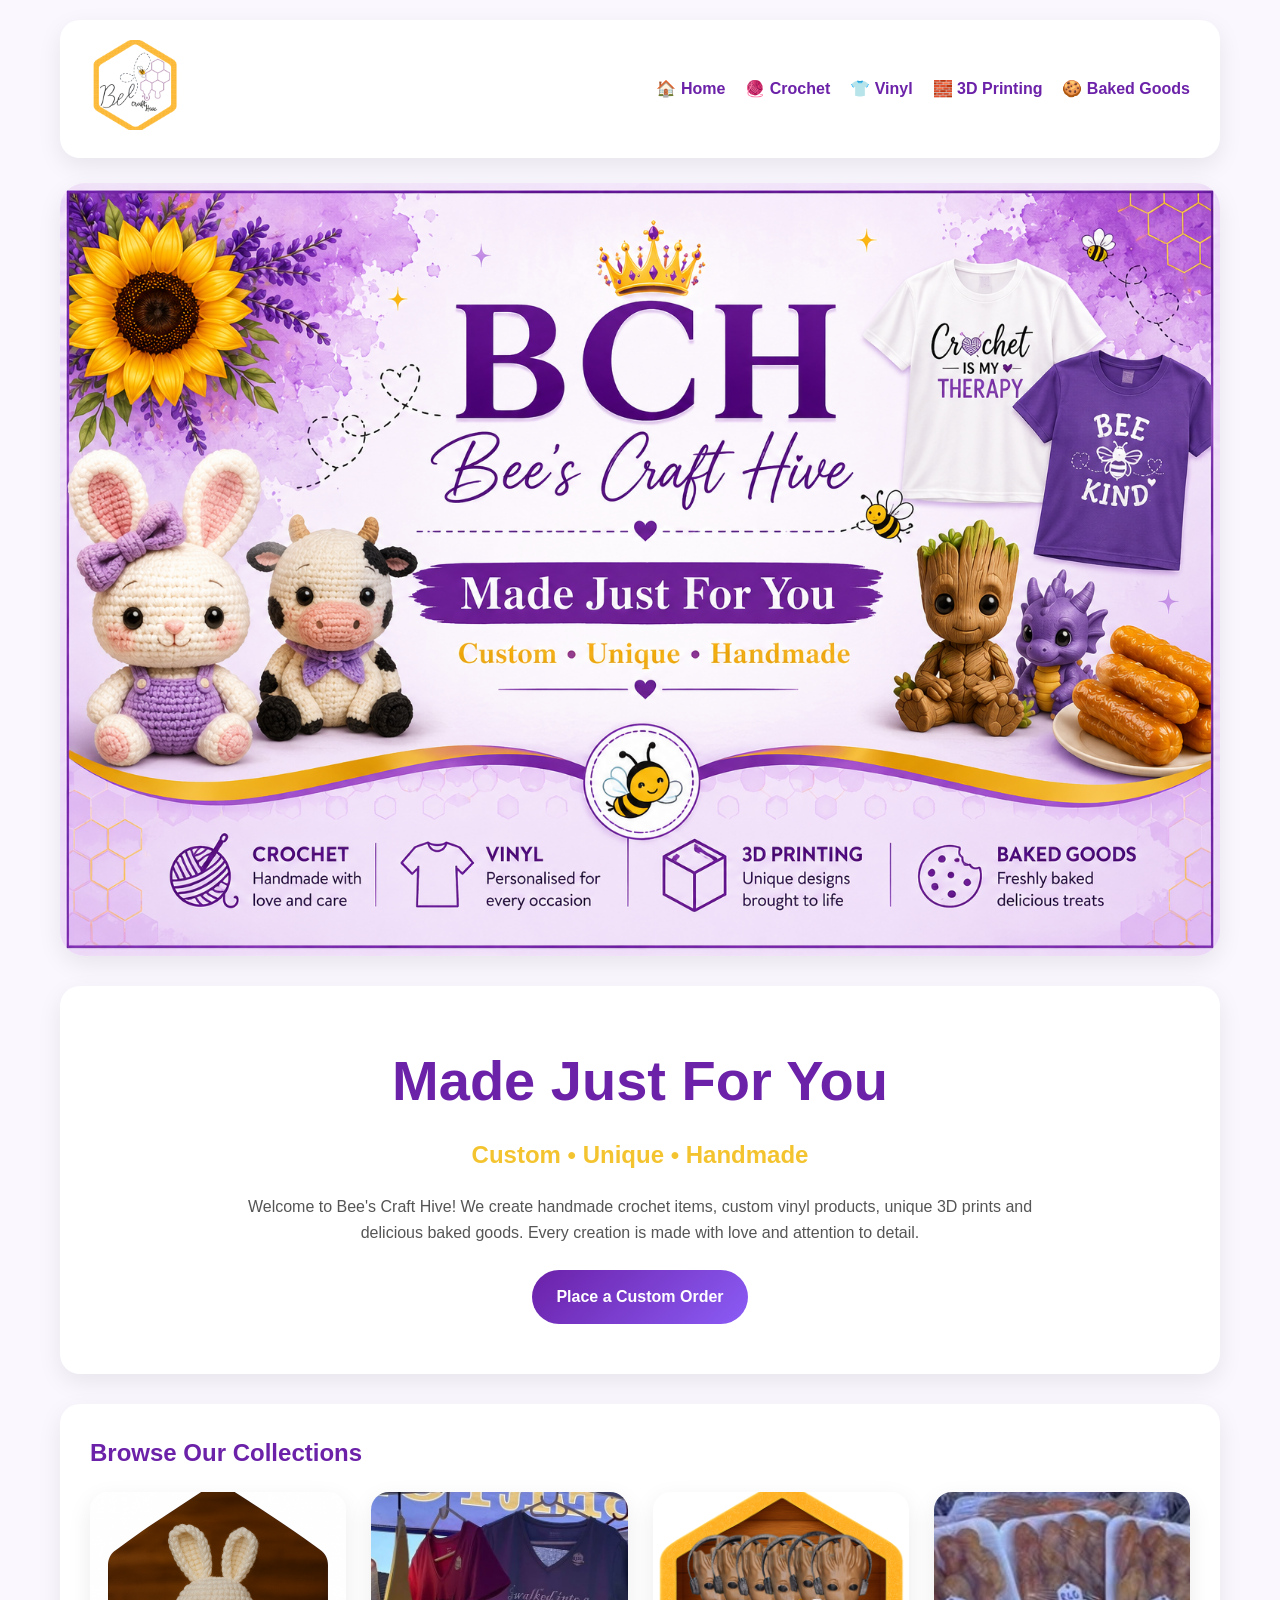
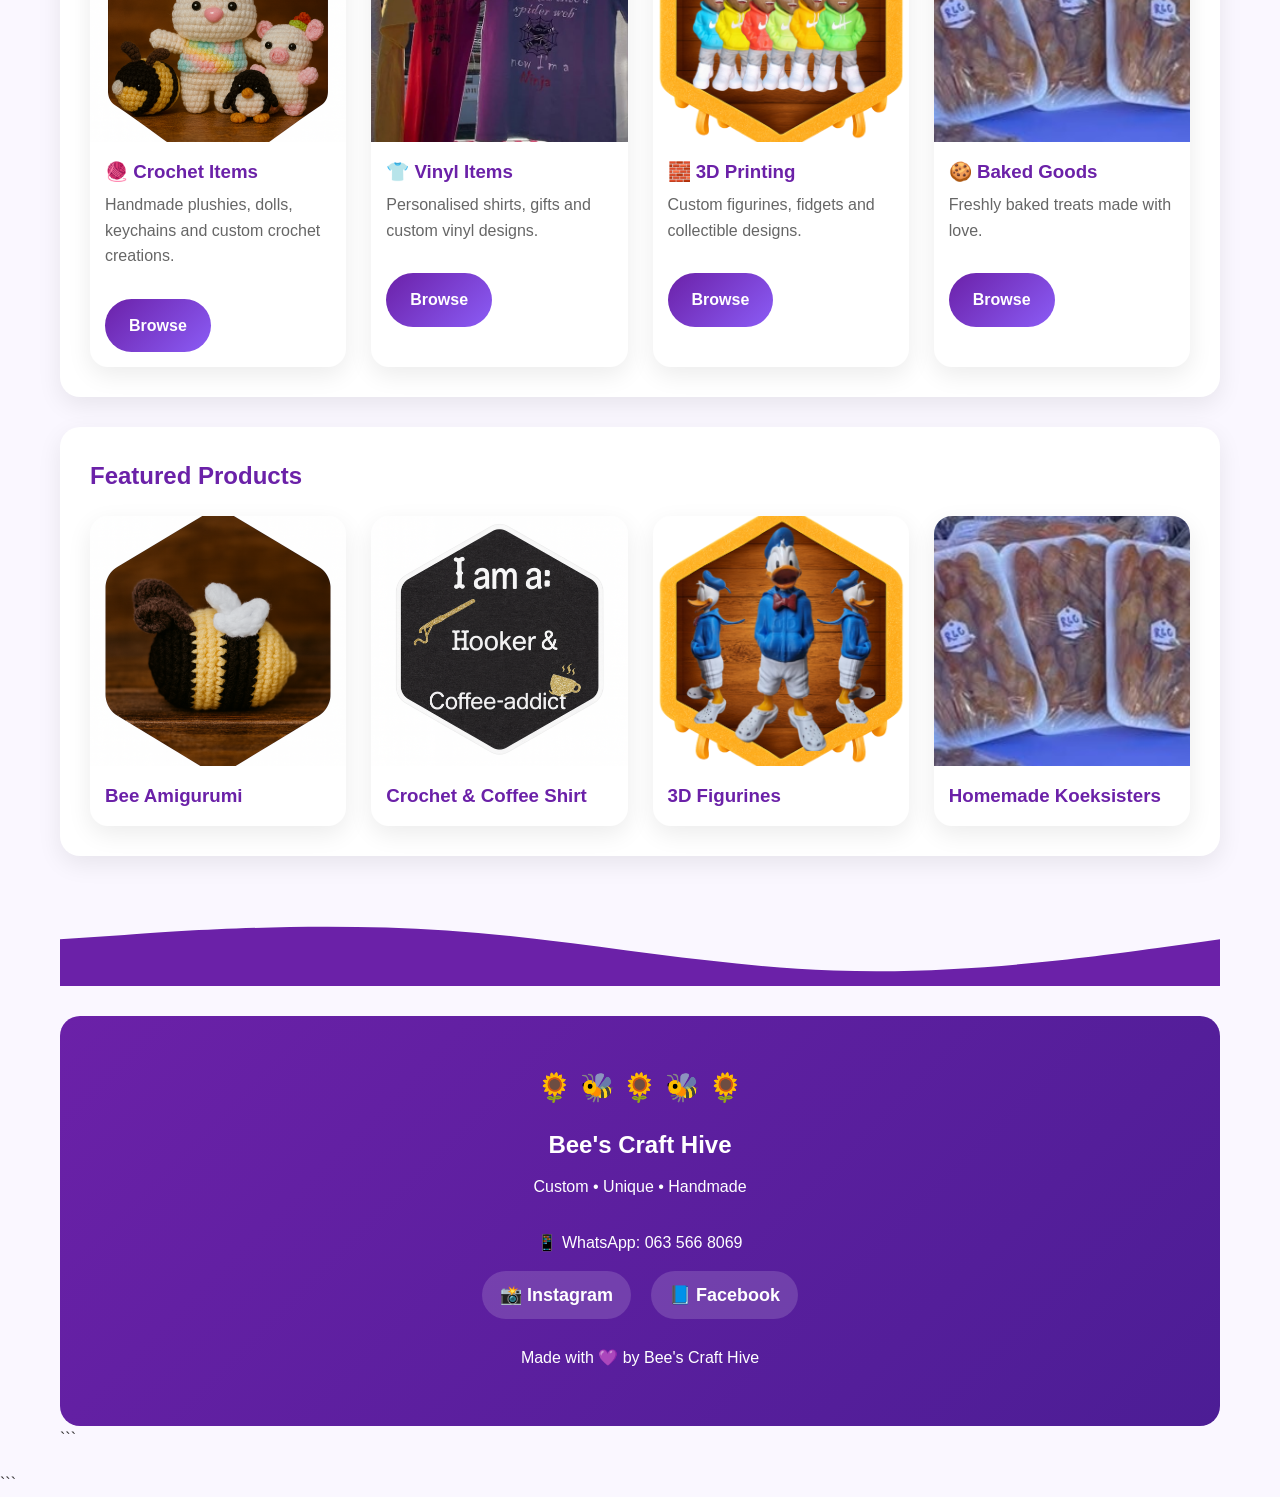
<file: index.html>
<!doctype html>
<html lang="en">

<head>
<meta charset="utf-8">
<meta name="viewport" content="width=device-width, initial-scale=1">
<title>Bee's Craft Hive</title>

<link rel="stylesheet" href="css/style.css">
<link rel="stylesheet" href="https://cdnjs.cloudflare.com/ajax/libs/font-awesome/6.5.1/css/all.min.css">
</head>

<body>

<div class="wrap">

<header>

    <div class="logo-wrapper">
        <img class="logo" src="Images/bch-logo.png" alt="Bee's Craft Hive Logo">
    </div>

    <nav>
        <a href="index.html">🏠 Home</a>
        <a href="crochet.html">🧶 Crochet</a>
        <a href="vinyl.html">👕 Vinyl</a>
        <a href="3d.html">🧱 3D Printing</a>
        <a href="baked-goods.html">🍪 Baked Goods</a>
    </nav>

</header>

<!-- BANNER -->

<section class="banner">
    <img src="Images/bch-banner.png" alt="Bee's Craft Hive Banner">
</section>

<!-- HERO -->

<section class="hero-home">

    <h1>Made Just For You</h1>

    <p class="hero-tagline">
        Custom • Unique • Handmade
    </p>

    <p class="hero-text">
        Welcome to Bee's Craft Hive! We create handmade crochet items,
        custom vinyl products, unique 3D prints and delicious baked goods.
        Every creation is made with love and attention to detail.
    </p>

    <a class="cta"
    href="https://wa.me/27635668069?text=Hi%20Bee%27s%20Craft%20Hive!%0A%0AMy%20name%20is:%0AI%20would%20like%20to%20place%20a%20CUSTOM%20order.%0A%0AProduct%20type:%0ADescription%20/%20idea:%0APreferred%20colours:%0ASize%20(if%20applicable):%0AOther%20notes:%0A%0AJust%20a%20friendly%20reminder%20that%20all%20delivery%20charges%20will%20be%20payable%20by%20the%20customer.%0A%0AThank%20you!"
    target="_blank">
    Place a Custom Order
    </a>

</section>

<!-- SHOP CATEGORIES -->

<section class="section">

    <h2>Browse Our Collections</h2>

    <div class="grid">

        <div class="product">
            <img src="Images/small-items.png" alt="Crochet">
            <h3>🧶 Crochet Items</h3>
            <p>Handmade plushies, dolls, keychains and custom crochet creations.</p>
            <a class="cta" href="crochet.html">Browse</a>
        </div>

        <div class="product">
            <img src="Images/vinyl2.jpg" alt="Vinyl">
            <h3>👕 Vinyl Items</h3>
            <p>Personalised shirts, gifts and custom vinyl designs.</p>
            <a class="cta" href="vinyl.html">Browse</a>
        </div>

        <div class="product">
            <img src="Images/3d-groots.png" alt="3D">
            <h3>🧱 3D Printing</h3>
            <p>Custom figurines, fidgets and collectible designs.</p>
            <a class="cta" href="3d.html">Browse</a>
        </div>

        <div class="product">
            <img src="Images/koeksisters.jpg" alt="Baked Goods">
            <h3>🍪 Baked Goods</h3>
            <p>Freshly baked treats made with love.</p>
            <a class="cta" href="baked-goods.html">Browse</a>
        </div>

    </div>

</section>

<!-- FEATURED PRODUCTS -->

<section class="section">

    <h2>Featured Products</h2>

    <div class="grid">

        <div class="product">
            <img src="Images/bee.png" alt="Bee">
            <h3>Bee Amigurumi</h3>
        </div>

        <div class="product">
            <img src="Images/sample_vinyl_2.jpg" alt="Vinyl Shirt">
            <h3>Crochet & Coffee Shirt</h3>
        </div>

        <div class="product">
            <img src="Images/donald2.png" alt="Donald Duck">
            <h3>3D Figurines</h3>
        </div>

        <div class="product">
            <img src="Images/koeksisters.jpg" alt="Koeksisters">
            <h3>Homemade Koeksisters</h3>
        </div>

    </div>

</section>

<div class="wave-divider">
    <svg viewBox="0 0 1440 120" preserveAspectRatio="none">
        <path d="M0,64L80,58.7C160,53,320,43,480,53.3C640,64,800,96,960,101.3C1120,107,1280,85,1360,74.7L1440,64L1440,160L0,160Z"></path>
    </svg>
</div>

<footer>

    <div class="footer-icons">
        🌻 🐝 🌻 🐝 🌻
    </div>

    <h2>Bee's Craft Hive</h2>

    <p>
        Custom • Unique • Handmade
    </p>

    <br>

    <p>📱 WhatsApp: 063 566 8069</p>

    <div class="social-links">

        <a href="https://www.instagram.com/bees_craft_hive/"
           target="_blank"
           class="social-icon instagram">
            📸 Instagram
        </a>

        <a href="https://www.facebook.com/profile.php?id=61584099157544"
           target="_blank"
           class="social-icon facebook">
            📘 Facebook
        </a>

    </div>

    <br>

    <p>
        Made with 💜 by Bee's Craft Hive
    </p>

</footer>
```


</div>

</body>
</html>
```
</file>
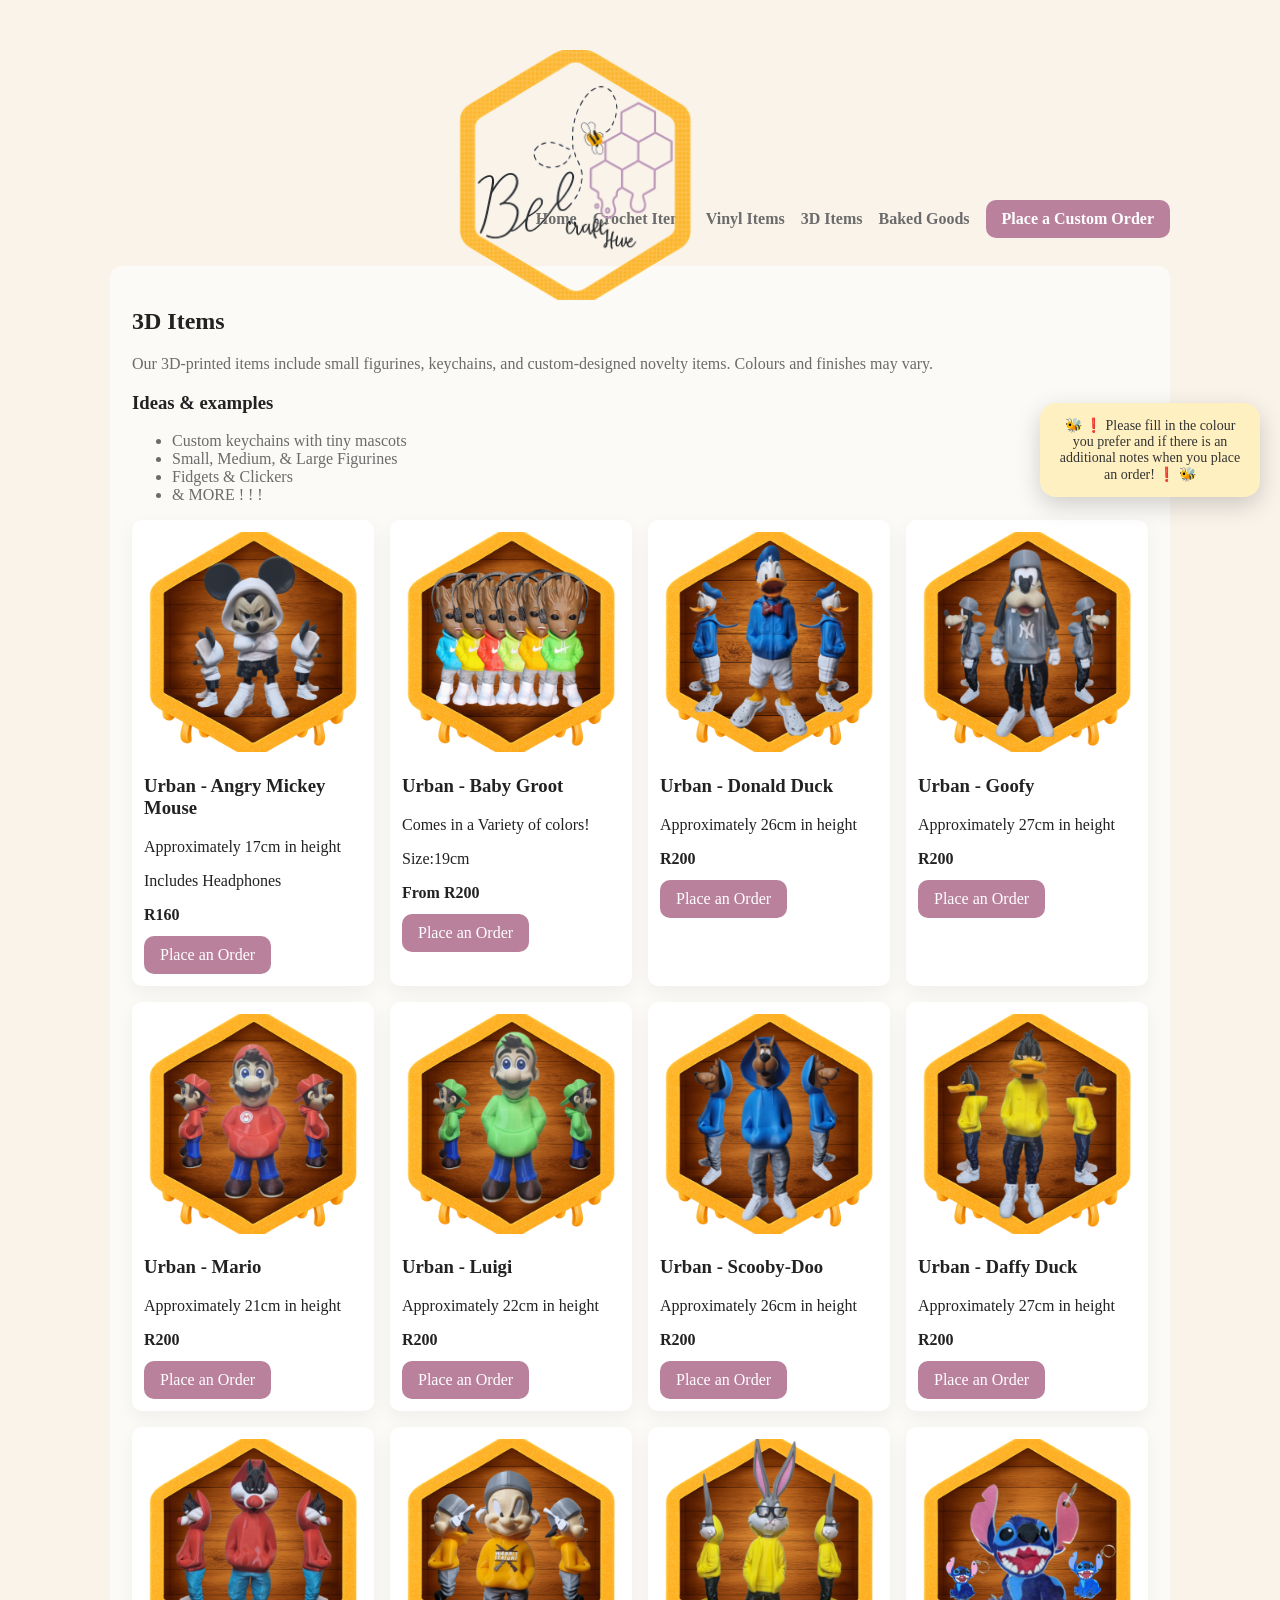
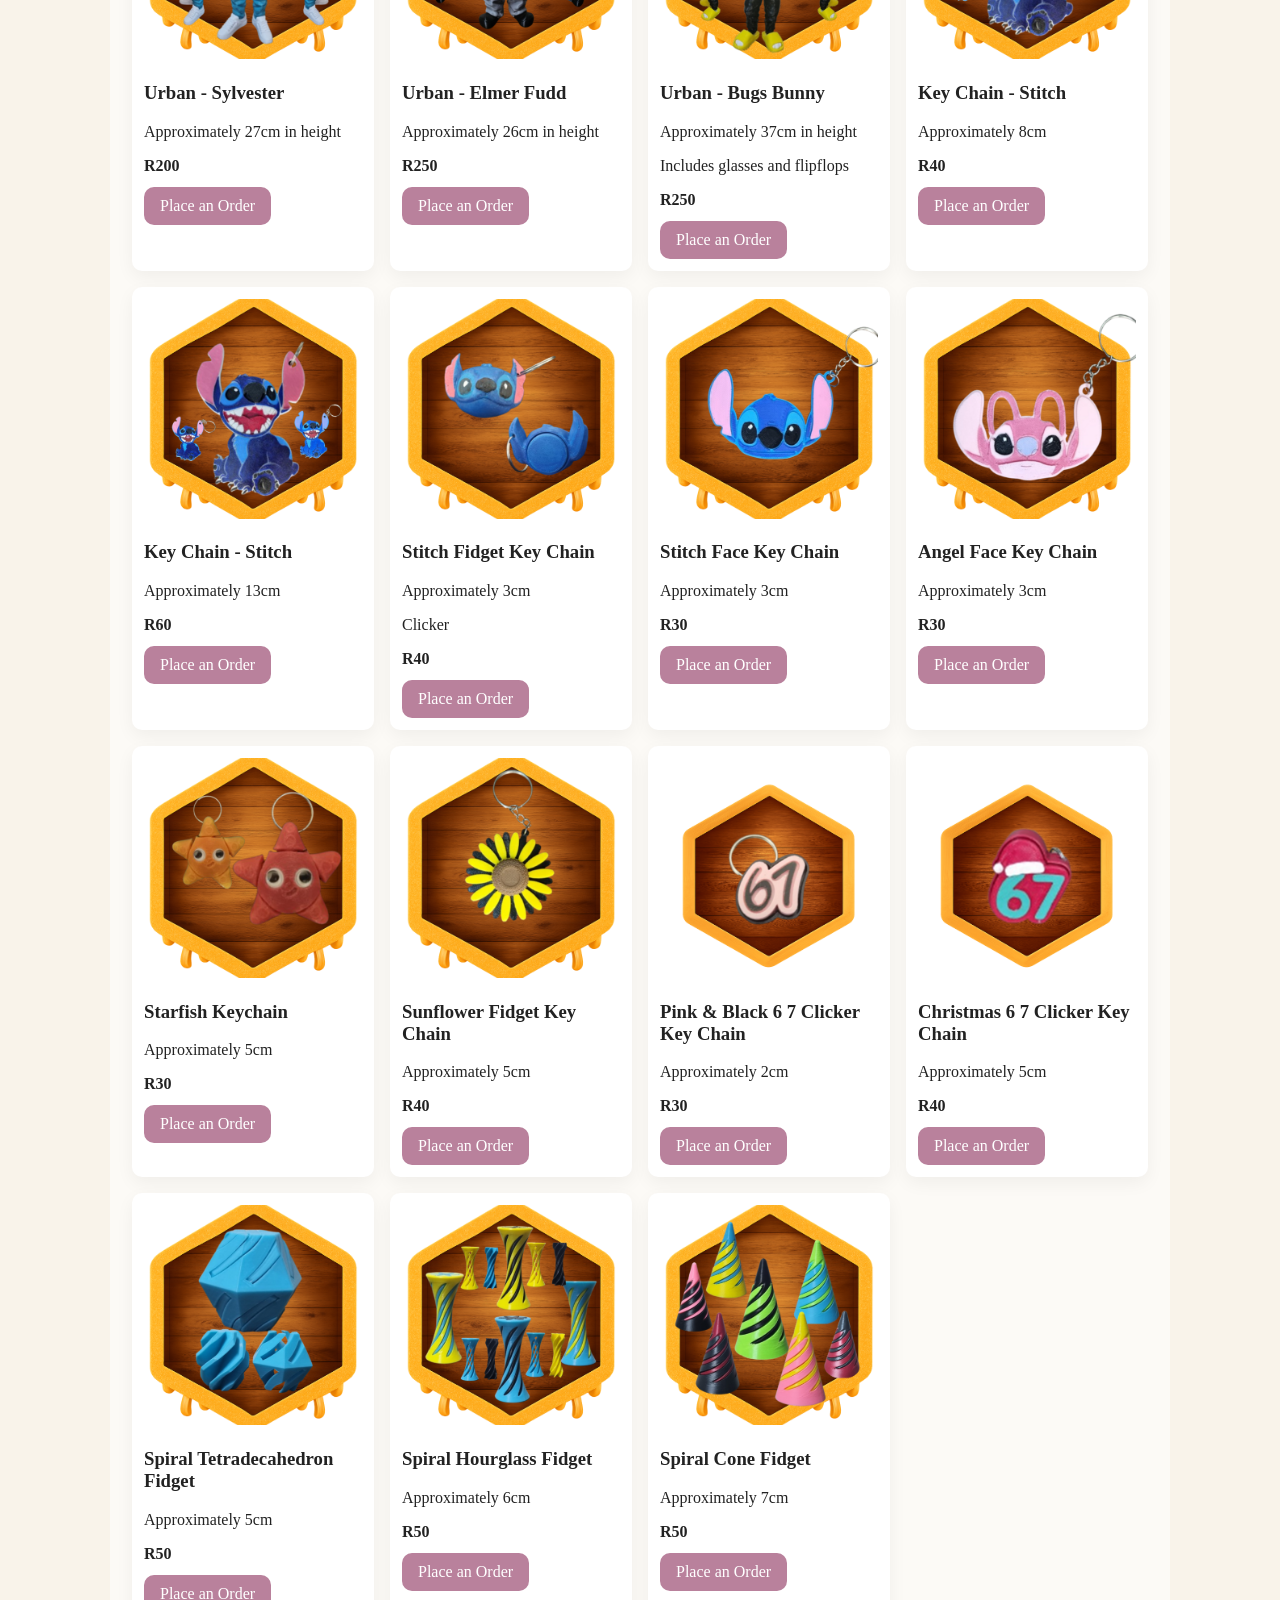
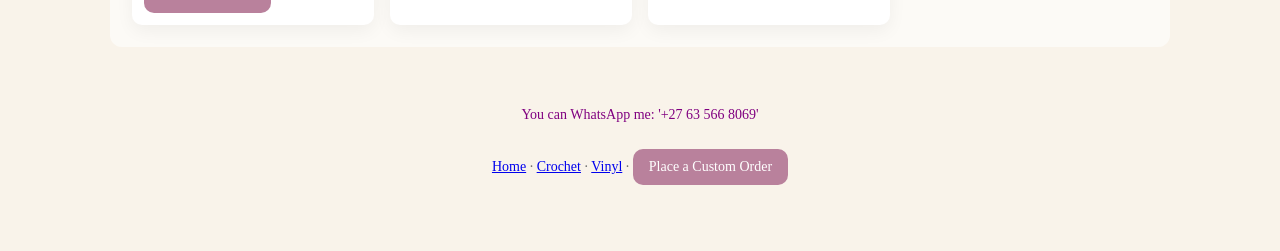
<file: 3d.html>
<!doctype html>
<html lang="en">
<head>
<meta charset="utf-8" />
<meta name="viewport" content="width=device-width, initial-scale=1" />
<title>Bee's Craft Hive — 3D Items</title>
<style>
:root{--bg:#F9F3EA;--accent:#B9819C;--text:#222;--muted:#6b6b6b;--maxw:1100px;font-family: 'Segoe UI', Roboto}
*{box-sizing:border-box}body{margin:0;background:var(--bg);color:var(--text)}.wrap{max-width:var(--maxw);margin:28px auto;padding:20px}header{display:flex;align-items:center;gap:18px}header img.logo{height:86px}nav{margin-left:auto}nav a{margin-left:12px;text-decoration:none;color:var(--muted);font-weight:600}.section{margin-top:28px;padding:22px;background:rgba(255,255,255,0.6);border-radius:12px}.grid{display:grid;grid-template-columns:repeat(auto-fit,minmax(220px,1fr));gap:16px;margin-top:12px}.product{background:white;border-radius:10px;padding:12px;box-shadow:0 6px 18px rgba(0,0,0,0.05)}.product img{width:100%;height:160px;object-fit:cover;border-radius:8px}.price{font-weight:700;margin-top:8px}.cta{display:inline-block;background:var(--accent);color:white;padding:10px 16px;border-radius:10px;text-decoration:none;margin-top:12px}footer{margin-top:28px;padding:18px;text-align:center;color:var(--muted);font-size:14px}
/* Position logo so it overlaps the content */
.logo-wrapper {
    position: absolute;
    top: 50px;        /* move logo down */
    left: 450px;       /* move logo inward */
    z-index: 10;      /* make sure it sits above everything */
}

.product img {
    height: 220px;
}
    

header img.logo {
    height: 250px;    /* adjust size here */
}

/* Add top padding so text does not sit under the logo */
.wrap {
    padding-top: 160px; 
}
    /* MOBILE SIZE — triggers below 600px width */
@media (max-width: 600px) {
    header img.logo {
        height: 120px;   /* smaller logo for mobile */
    }

    .wrap {
        padding-top: 130px; /* adjust content spacing under the logo */
    }

    .logo-wrapper {
        top: 10px;  /* move logo up a bit on mobile */
        left: 10px; /* adjust position */
    }
}

.floating-note {
    position: fixed;
    right: 20px;
    top: 50%;
    transform: translateY(-50%);
    background: #fff0c2;
    color: #333;
    padding: 14px 18px;
    border-radius: 16px;
    font-size: 14px;
    max-width: 220px;
    text-align: center;
    box-shadow: 0 8px 24px rgba(0,0,0,0.18);
    z-index: 999;
    animation: pulse 2.5s infinite;
}

@keyframes pulse {
    0% {
        transform: translateY(-50%) scale(1);
        box-shadow: 0 8px 24px rgba(0,0,0,0.18);
    }
    50% {
        transform: translateY(-50%) scale(1.04);
        box-shadow: 0 12px 28px rgba(0,0,0,0.25);
    }
    100% {
        transform: translateY(-50%) scale(1);
        box-shadow: 0 8px 24px rgba(0,0,0,0.18);
    }
}

/* Mobile */
@media (max-width: 600px) {
    .floating-note {
        top: auto;
        bottom: 20px;
        right: 10px;
        left: 10px;
        max-width: none;
        font-size: 13px;
        transform: none;
    }
}
    
</style>
</head>
<body>
<div class="wrap">
<header>
<div class="logo-wrapper">
    <img class="logo" src="Images/bch-logo.png" alt="Bee's Craft Hive logo">
</div>
    <nav>
<a href="index.html">Home</a>
<a href="crochet.html">Crochet Items</a>
<a href="vinyl.html">Vinyl Items</a>
<a href="3d.html">3D Items</a>
<a href="baked-goods.html">Baked Goods</a>
<a class="cta"
href="https://wa.me/27635668069?text=Hi%20Bee%27s%20Craft%20Hive!%0A%0AMy%20name%20is:%0AI%20would%20like%20to%20place%20a%20CUSTOM%20order.%0A%0AProduct%20type:%0ADescription%20/%20idea:%0APreferred%20colours:%0ASize%20(if%20applicable):%0AOther%20notes:%0A%0ADelivery%20charges%20are%20payable%20by%20the%20customer.%0A%0AThank%20you!"
target="_blank">
Place a Custom Order
</a>
</nav>
</header>


<main class="section">
<h2>3D Items</h2>

  <p style="color:var(--muted)">Our 3D-printed items include small figurines, keychains, and custom-designed novelty items. Colours and finishes may vary.</p>


<h3>Ideas & examples</h3>
<ul style="color:var(--muted)">
<li>Custom keychains with tiny mascots</li>
<li>Small, Medium, & Large Figurines</li>
<li>Fidgets & Clickers</li>
<li>& MORE ! ! !</li>
</ul>


<div class="grid">
<!--
<div class="product"><img src="Images/3d-figures.png" alt="All Figurines"><h3>All Available Figurines</h3><p>More Coming Soon</p><p>Have a specific/custome one?</p><div class="price">From R160</div></div>
-->
    
<div class="product"><img src="Images/3d-angry-micky.png" alt="bunny"><h3>Urban - Angry Mickey Mouse</h3><p>Approximately 17cm in height</p><p>Includes Headphones</p><div class="price">R160</div><a class="cta"
href="https://wa.me/27635668069?text=Hi%20Bee%27s%20Craft%20Hive!%0A%0AMy%20name%20is:%0AI%20would%20like%20to%20order:%0A•%203D%20Angry%20Mickey%20Mouse%0A%0AColour:%0AOther%20notes:%0A%0AJust%20a%20friendly%20reminder%20that%20all%20delivery%20charges%20will%20be%20payable%20by%20the%20customer.%0A%0AThank%20you!"
target="_blank">
Place an Order
</a>
</div>

<div class="product"><img src="Images/3d-groots.png" alt="All Groots"><h3>Urban - Baby Groot</h3><p>Comes in a Variety of colors!</p><p>Size:19cm</p><div class="price">From R200</div><a class="cta"
href="https://wa.me/27635668069?text=Hi%20Bee%27s%20Craft%20Hive!%0A%0AMy%20name%20is:%0AI%20would%20like%20to%20order:%0A•%203D%20Baby%20Groot%0A%0AColour:%0AOther%20notes:%0A%0AJust%20a%20friendly%20reminder%20that%20all%20delivery%20charges%20will%20be%20payable%20by%20the%20customer.%0A%0AThank%20you!"
target="_blank">
Place an Order
</a>
</div>

<div class="product"><img src="Images/donald2.png" alt="Donald Duck"><h3>Urban - Donald Duck</h3><p>Approximately 26cm in height</p><div class="price">R200</div><a class="cta"
href="https://wa.me/27635668069?text=Hi%20Bee%27s%20Craft%20Hive!%0A%0AMy%20name%20is:%0AI%20would%20like%20to%20order:%0A•%203D%20Donald%20Duck%0A%0AColour:%0AOther%20notes:%0A%0AJust%20a%20friendly%20reminder%20that%20all%20delivery%20charges%20will%20be%20payable%20by%20the%20customer.%0A%0AThank%20you!"
target="_blank">
Place an Order
</a>
</div>

<div class="product"><img src="Images/3d-goofy.png" alt="bunny"><h3>Urban - Goofy</h3><p>Approximately 27cm in height</p><div class="price">R200</div><a class="cta"
href="https://wa.me/27635668069?text=Hi%20Bee%27s%20Craft%20Hive!%0A%0AMy%20name%20is:%0AI%20would%20like%20to%20order:%0A•%203D%20Goofy%0A%0AColour:%0AOther%20notes:%0A%0AJust%20a%20friendly%20reminder%20that%20all%20delivery%20charges%20will%20be%20payable%20by%20the%20customer.%0A%0AThank%20you!"
target="_blank">
Place an Order
</a>
</div>

<div class="product"><img src="Images/3d-mario.png" alt="bunny"><h3>Urban - Mario</h3><p>Approximately 21cm in height</p><div class="price">R200</div><a class="cta"
href="https://wa.me/27635668069?text=Hi%20Bee%27s%20Craft%20Hive!%0A%0AMy%20name%20is:%0AI%20would%20like%20to%20order:%0A•%203D%20Mario%0A%0AColour:%0AOther%20notes:%0A%0AJust%20a%20friendly%20reminder%20that%20all%20delivery%20charges%20will%20be%20payable%20by%20the%20customer.%0A%0AThank%20you!"
target="_blank">
Place an Order
</a>
</div>

<div class="product"><img src="Images/3d-luigi.png" alt="bunny"><h3>Urban - Luigi</h3><p>Approximately 22cm in height</p><div class="price">R200</div><a class="cta"
href="https://wa.me/27635668069?text=Hi%20Bee%27s%20Craft%20Hive!%0A%0AMy%20name%20is:%0AI%20would%20like%20to%20order:%0A•%203D%20Luigi%0A%0AColour:%0AOther%20notes:%0A%0AJust%20a%20friendly%20reminder%20that%20all%20delivery%20charges%20will%20be%20payable%20by%20the%20customer.%0A%0AThank%20you!"
target="_blank">
Place an Order
</a>
</div>    
    
<div class="product"><img src="Images/3d-scoobydoo.png" alt="Scooby Doo"><h3>Urban - Scooby-Doo</h3><p>Approximately 26cm in height</p><div class="price">R200</div><a class="cta"
href="https://wa.me/27635668069?text=Hi%20Bee%27s%20Craft%20Hive!%0A%0AMy%20name%20is:%0AI%20would%20like%20to%20order:%0A•%203D%20Scooby-Doo%0A%0AColour:%0AOther%20notes:%0A%0AJust%20a%20friendly%20reminder%20that%20all%20delivery%20charges%20will%20be%20payable%20by%20the%20customer.%0A%0AThank%20you!"
target="_blank">
Place an Order
</a>
</div>
    
<div class="product"><img src="Images/3d-daffy-duck.png" alt="bunny"><h3>Urban - Daffy Duck</h3><p>Approximately 27cm in height</p><div class="price">R200</div><a class="cta"
href="https://wa.me/27635668069?text=Hi%20Bee%27s%20Craft%20Hive!%0A%0AMy%20name%20is:%0AI%20would%20like%20to%20order:%0A•%203D%20Daffy%20Duck%0A%0AColour:%0AOther%20notes:%0A%0AJust%20a%20friendly%20reminder%20that%20all%20delivery%20charges%20will%20be%20payable%20by%20the%20customer.%0A%0AThank%20you!"
target="_blank">
Place an Order
</a>
</div>

<div class="product"><img src="Images/3d-sylvester.png" alt="bunny"><h3>Urban - Sylvester</h3><p>Approximately 27cm in height</p><div class="price">R200</div><a class="cta"
href="https://wa.me/27635668069?text=Hi%20Bee%27s%20Craft%20Hive!%0A%0AMy%20name%20is:%0AI%20would%20like%20to%20order:%0A•%203D%20Sylvester%0A%0AColour:%0AOther%20notes:%0A%0AJust%20a%20friendly%20reminder%20that%20all%20delivery%20charges%20will%20be%20payable%20by%20the%20customer.%0A%0AThank%20you!"
target="_blank">
Place an Order
</a>
</div>

<div class="product"><img src="Images/3d-elmer-fudd.png" alt="Elmer Fudd"><h3>Urban - Elmer Fudd</h3><p>Approximately 26cm in height</p><div class="price">R250</div><a class="cta"
href="https://wa.me/27635668069?text=Hi%20Bee%27s%20Craft%20Hive!%0A%0AMy%20name%20is:%0AI%20would%20like%20to%20order:%0A•%203D%20Elmer%20Fudd%0A%0AColour:%0AOther%20notes:%0A%0AJust%20a%20friendly%20reminder%20that%20all%20delivery%20charges%20will%20be%20payable%20by%20the%20customer.%0A%0AThank%20you!"
target="_blank">
Place an Order
</a>
</div>

<div class="product"><img src="Images/3d-bugs-bunny.png" alt="bunny"><h3>Urban - Bugs Bunny</h3><p>Approximately 37cm in height</p><p>Includes glasses and flipflops</p><div class="price">R250</div><a class="cta"
href="https://wa.me/27635668069?text=Hi%20Bee%27s%20Craft%20Hive!%0A%0AMy%20name%20is:%0AI%20would%20like%20to%20order:%0A•%203D%20Bugs%20Bunny%0A%0AColour:%0AOther%20notes:%0A%0AJust%20a%20friendly%20reminder%20that%20all%20delivery%20charges%20will%20be%20payable%20by%20the%20customer.%0A%0AThank%20you!"
target="_blank">
Place an Order
</a>
</div>
    
<div class="product"><img src="Images/3d-stitch-keychain.png" alt="Stitch-keychain"><h3>Key Chain - Stitch</h3><p>Approximately 8cm</p><div class="price">R40</div><a class="cta"
href="https://wa.me/27635668069?text=Hi%20Bee%27s%20Craft%20Hive!%0A%0AMy%20name%20is:%0AI%20would%20like%20to%20order:%0A•%203D%20Stitck%20Key-Chain%0A%0AColour:%0AOther%20notes:%208cm%0A%0AJust%20a%20friendly%20reminder%20that%20all%20delivery%20charges%20will%20be%20payable%20by%20the%20customer.%0A%0AThank%20you!"
target="_blank">
Place an Order
</a>
</div>

<div class="product"><img src="Images/3d-stitch-keychain.png" alt="Stitch-keychain"><h3>Key Chain - Stitch</h3><p>Approximately 13cm</p><div class="price">R60</div><a class="cta"
href="https://wa.me/27635668069?text=Hi%20Bee%27s%20Craft%20Hive!%0A%0AMy%20name%20is:%0AI%20would%20like%20to%20order:%0A•%203D%20Stitck%20Key-Chain%0A%0AColour:%0AOther%20notes:%2013cm%0A%0AJust%20a%20friendly%20reminder%20that%20all%20delivery%20charges%20will%20be%20payable%20by%20the%20customer.%0A%0AThank%20you!"
target="_blank">
Place an Order
</a>
</div>
    
<div class="product"><img src="Images/3d-stitch-clicker.png" alt="Stitch Fidget Keychain"><h3>Stitch Fidget Key Chain </h3><p>Approximately 3cm</p><p>Clicker</p><div class="price">R40</div>
  <a class="cta"
href="https://wa.me/27635668069?text=Hi%20Bee%27s%20Craft%20Hive!%0A%0AMy%20name%20is:%0AI%20would%20like%20to%20order:%0A•%20Stitch%20Fidget%20Key%20Chain%0A%0AColour:%0AOther%20notes:%0A%0AJust%20a%20friendly%20reminder%20that%20all%20delivery%20charges%20will%20be%20payable%20by%20the%20customer.%0A%0AThank%20you!"
target="_blank">
Place an Order
</a>
</div>
    
<div class="product"><img src="Images/3d-stitch-face-keychain.png" alt="Stitch Face Keychain"><h3>Stitch Face Key Chain</h3><p>Approximately 3cm</p><div class="price">R30</div>
  <a class="cta"
href="https://wa.me/27635668069?text=Hi%20Bee%27s%20Craft%20Hive!%0A%0AMy%20name%20is:%0AI%20would%20like%20to%20order:%0A•%20Stitch%20Face%20Key%20Chain%0A%0AColour:%0AOther%20notes:%0A%0AJust%20a%20friendly%20reminder%20that%20all%20delivery%20charges%20will%20be%20payable%20by%20the%20customer.%0A%0AThank%20you!"
target="_blank">
Place an Order
</a>
</div>
    
<div class="product"><img src="Images/3d-angel-face-keychain.png" alt="Angel Face Keychain"><h3>Angel Face Key Chain</h3><p>Approximately 3cm</p><div class="price">R30</div>
  <a class="cta"
href="https://wa.me/27635668069?text=Hi%20Bee%27s%20Craft%20Hive!%0A%0AMy%20name%20is:%0AI%20would%20like%20to%20order:%0A•%20Angel%20Face%20Key%20Chain%0A%0AColour:%0AOther%20notes:%0A%0AJust%20a%20friendly%20reminder%20that%20all%20delivery%20charges%20will%20be%20payable%20by%20the%20customer.%0A%0AThank%20you!"
target="_blank">
Place an Order
</a>  
</div>
    
<div class="product"><img src="Images/3d-star-keychain.png" alt="Star Keychain"><h3>Starfish Keychain</h3><p>Approximately 5cm</p><div class="price">R30</div>
  <a class="cta"
href="https://wa.me/27635668069?text=Hi%20Bee%27s%20Craft%20Hive!%0A%0AMy%20name%20is:%0AI%20would%20like%20to%20order:%0A•%20Starfish Key Chain%0A%0AColour:%0AOther%20notes:%0A%0AJust%20a%20friendly%20reminder%20that%20all%20delivery%20charges%20will%20be%20payable%20by%20the%20customer.%0A%0AThank%20you!"
target="_blank">
Place an Order
</a>
</div>
    
<div class="product"><img src="Images/3d-sunflower-fidget.png" alt="Sunflowe Keychain"><h3>Sunflower Fidget Key Chain</h3><p>Approximately 5cm</p><div class="price">R40</div>
  <a class="cta"
href="https://wa.me/27635668069?text=Hi%20Bee%27s%20Craft%20Hive!%0A%0AMy%20name%20is:%0AI%20would%20like%20to%20order:%0A•%20Sunflower%20Fidget%20Key%20Chain%0A%0AColour:%0AOther%20notes:%0A%0AJust%20a%20friendly%20reminder%20that%20all%20delivery%20charges%20will%20be%20payable%20by%20the%20customer.%0A%0AThank%20you!"
target="_blank">
Place an Order
</a>
</div>
    
<div class="product"><img src="Images/3d-67-clicker.png" alt="67 Clicker"><h3>Pink & Black 6 7 Clicker Key Chain</h3><p>Approximately 2cm</p><div class="price">R30</div>
  <a class="cta"
href="https://wa.me/27635668069?text=Hi%20Bee%27s%20Craft%20Hive!%0A%0AMy%20name%20is:%0AI%20would%20like%20to%20order:%0A•%206%207%20Clicker%20Key%20Chain%0A%0AColour:%20Pink%20&%20Black%0AOther%20notes:%0A%0AJust%20a%20friendly%20reminder%20that%20all%20delivery%20charges%20will%20be%20payable%20by%20the%20customer.%0A%0AThank%20you!"
target="_blank">
Place an Order
</a>  
</div>
    
<div class="product"><img src="Images/3d-cm-67-clicker.png" alt="Christmas 67 Clicker"><h3>Christmas 6 7 Clicker Key Chain</h3><p>Approximately 5cm</p><div class="price">R40</div>
  <a class="cta"
href="https://wa.me/27635668069?text=Hi%20Bee%27s%20Craft%20Hive!%0A%0AMy%20name%20is:%0AI%20would%20like%20to%20order:%0A•%20Christmas%206%207%20Clicker%20Key%20Chain%0A%0AColour:%0AOther%20notes:%0A%0AJust%20a%20friendly%20reminder%20that%20all%20delivery%20charges%20will%20be%20payable%20by%20the%20customer.%0A%0AThank%20you!"
target="_blank">
Place an Order
</a>
</div>
    
<div class="product"><img src="Images/3d-spiral-t-fidget.png" alt="Spiral T Fidget"><h3>Spiral Tetradecahedron Fidget</h3><p>Approximately 5cm</p><div class="price">R50</div>
  <a class="cta"
href="https://wa.me/27635668069?text=Hi%20Bee%27s%20Craft%20Hive!%0A%0AMy%20name%20is:%0AI%20would%20like%20to%20order:%0A•%20Spiral%20Tetradecahedron%20Fidget%0A%0AColour:%0AOther%20notes:%0A%0AJust%20a%20friendly%20reminder%20that%20all%20delivery%20charges%20will%20be%20payable%20by%20the%20customer.%0A%0AThank%20you!"
target="_blank">
Place an Order
</a>
</div>
    
<div class="product"><img src="Images/3d-spiral-h-fidget.png" alt="Spiral H Fidget"><h3>Spiral Hourglass Fidget</h3><p>Approximately 6cm</p><div class="price">R50</div>
  <a class="cta"
href="https://wa.me/27635668069?text=Hi%20Bee%27s%20Craft%20Hive!%0A%0AMy%20name%20is:%0AI%20would%20like%20to%20order:%0A•%20Spiral%20Hourglass%20Fidget%0A%0AColour:%0AOther%20notes:%0A%0AJust%20a%20friendly%20reminder%20that%20all%20delivery%20charges%20will%20be%20payable%20by%20the%20customer.%0A%0AThank%20you!"
target="_blank">
Place an Order
</a>
</div>
    
<div class="product"><img src="Images/3d-spiral-c-fidget.png" alt="Spiral C Fidget"><h3>Spiral Cone Fidget</h3><p>Approximately 7cm</p><div class="price">R50</div>
  <a class="cta"
href="https://wa.me/27635668069?text=Hi%20Bee%27s%20Craft%20Hive!%0A%0AMy%20name%20is:%0AI%20would%20like%20to%20order:%0A•%20Spiral%20Cone%20Fidget%0A%0AColour:%0AOther%20notes:%0A%0AJust%20a%20friendly%20reminder%20that%20all%20delivery%20charges%20will%20be%20payable%20by%20the%20customer.%0A%0AThank%20you!"
target="_blank">
Place an Order
</a>
</div>
    
<!--   
<div class="product"><img src="Images/3d-name.png" alt="name"><h3>Name</h3><p>Approximately 8cm</p><div class="price">R40</div>
  <a class="cta"
href="https://wa.me/27635668069?text=Hi%20Bee%27s%20Craft%20Hive!%0A%0AMy%20name%20is:%0AI%20would%20like%20to%20order:%0A•%20PRODUCT%20NAME%0A%0AColour:%0AOther%20notes:%0A%0AJust%20a%20friendly%20reminder%20that%20all%20delivery%20charges%20will%20be%20payable%20by%20the%20customer.%0A%0AThank%20you!"
target="_blank">
Place an Order
</a>
</div>
    
<a class="cta"
href="https://wa.me/27635668069?text=Hi%20Bee%27s%20Craft%20Hive!%0A%0AMy%20name%20is:%0AI%20would%20like%20to%20order:%0A•%20PRODUCT%20NAME%0A%0AColour:%0AOther%20notes:%0A%0AJust%20a%20friendly%20reminder%20that%20all%20delivery%20charges%20will%20be%20payable%20by%20the%20customer.%0A%0AThank%20you!"
target="_blank">
Place an Order
</a>
-->
    
</div>
</main>


<footer>
     <p style="color:purple">You can WhatsApp me: '+27 63 566 8069'</p>
<div><a href="index.html">Home</a> · <a href="crochet.html">Crochet</a> · <a href="vinyl.html">Vinyl</a> · <a class="cta"
href="https://wa.me/27635668069?text=Hi%20Bee%27s%20Craft%20Hive!%0A%0AMy%20name%20is:%0AI%20would%20like%20to%20place%20a%20CUSTOM%20order.%0A%0AProduct%20type:%0ADescription%20/%20idea:%0APreferred%20colours:%0ASize%20(if%20applicable):%0AOther%20notes:%0A%0ADelivery%20charges%20are%20payable%20by%20the%20customer.%0A%0AThank%20you!"
target="_blank">
Place a Custom Order
</a>
</div>
    
</footer>
</div>
   <div class="floating-note">
  🐝 ❗
  <span>
    Please fill in the colour you prefer and if there is an additional notes when you place an order!
  </span>
  ❗ 🐝     
</div>
 
</body>
</html>
</file>
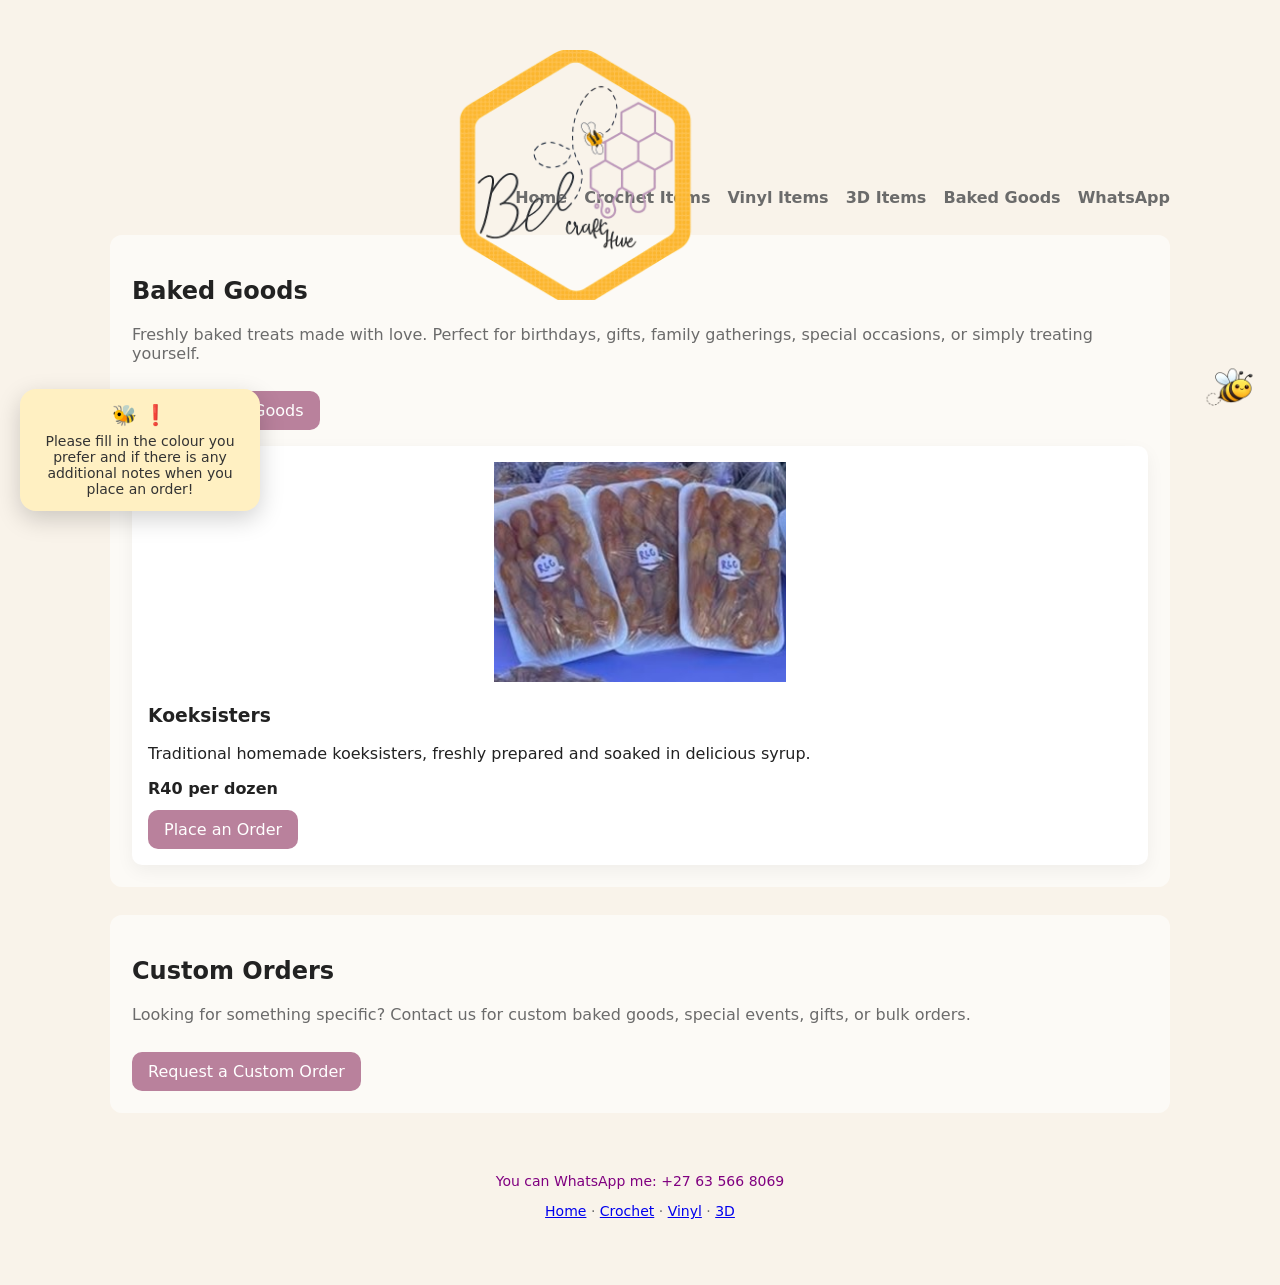
<file: Bakes.html>
<!doctype html>
<html lang="en">
<head>
<meta charset="utf-8" />
<meta name="viewport" content="width=device-width, initial-scale=1" />
<title>Bee's Craft Hive — Baked Goods</title>

<style>
:root{
    --bg:#F9F3EA;
    --accent:#B9819C;
    --text:#222;
    --muted:#6b6b6b;
    --maxw:1100px;
    font-family:'Segoe UI', Roboto, system-ui;
}

*{box-sizing:border-box;}

body{
    margin:0;
    background:var(--bg);
    color:var(--text);
}

.wrap{
    max-width:var(--maxw);
    margin:28px auto;
    padding:20px;
    padding-top:160px;
}

header{
    display:flex;
    align-items:center;
    gap:18px;
}

nav{
    margin-left:auto;
}

nav a{
    margin-left:12px;
    text-decoration:none;
    color:var(--muted);
    font-weight:600;
}

.section{
    margin-top:28px;
    padding:22px;
    background:rgba(255,255,255,0.6);
    border-radius:12px;
}

.grid{
    display:grid;
    grid-template-columns:repeat(auto-fit,minmax(260px,1fr));
    gap:22px;
    margin-top:16px;
}

.product{
    background:white;
    border-radius:10px;
    padding:16px;
    box-shadow:0 6px 18px rgba(0,0,0,0.05);
}

.product img{
    width:100%;
    height:220px;
    object-fit:contain;
    border-radius:10px;
    background:white;
}

.price{
    font-weight:700;
    margin-top:8px;
}

.cta{
    display:inline-block;
    background:var(--accent);
    color:white;
    padding:10px 16px;
    border-radius:10px;
    text-decoration:none;
    margin-top:12px;
}

footer{
    margin-top:28px;
    padding:18px;
    text-align:center;
    color:var(--muted);
    font-size:14px;
}

/* Logo */
.logo-wrapper{
    position:absolute;
    top:50px;
    left:450px;
    z-index:10;
}

header img.logo{
    height:250px;
}

/* Floating Bee */
.floating-bee{
    position:fixed;
    right:20px;
    top:40%;
    width:60px;
    z-index:999;
    pointer-events:none;
    animation:bee-buzz-vertical 10s infinite ease-in-out;
}

.floating-bee img{
    width:100%;
    height:auto;
}

@keyframes bee-buzz-vertical{
    0%{transform:translateY(0) rotate(0deg);}
    25%{transform:translateY(-25px) rotate(5deg);}
    50%{transform:translateY(-50px) rotate(-5deg);}
    75%{transform:translateY(-25px) rotate(4deg);}
    100%{transform:translateY(0) rotate(0deg);}
}

/* Floating Reminder */
.floating-note{
    position:fixed;
    left:20px;
    top:50%;
    transform:translateY(-50%);
    background:#fff0c2;
    color:#333;
    padding:14px 18px;
    border-radius:16px;
    font-size:14px;
    max-width:240px;
    text-align:center;
    box-shadow:0 8px 24px rgba(0,0,0,0.18);
    z-index:999;
    animation:pulse 2.5s infinite;
}

.floating-note::before{
    content:"🐝 ❗";
    display:block;
    font-size:20px;
    margin-bottom:6px;
}

@keyframes pulse{
    0%{transform:translateY(-50%) scale(1);}
    50%{transform:translateY(-50%) scale(1.04);}
    100%{transform:translateY(-50%) scale(1);}
}

@media (max-width:600px){

    header img.logo{
        height:120px;
    }

    .wrap{
        padding-top:130px;
    }

    .logo-wrapper{
        top:10px;
        left:10px;
    }

    .floating-note{
        display:none;
    }

    .floating-bee{
        width:42px;
        right:10px;
        bottom:90px;
        top:auto;
    }
}
</style>
</head>

<body>

<div class="wrap">

<header>

<div class="logo-wrapper">
    <img class="logo" src="Images/bch-logo.png" alt="Bee's Craft Hive logo">
</div>

<nav>
<a href="index.html">Home</a>
<a href="crochet.html">Crochet Items</a>
<a href="vinyl.html">Vinyl Items</a>
<a href="3d.html">3D Items</a>
<a href="baked-goods.html">Baked Goods</a>
<a href="https://wa.me/27635668069" target="_blank">WhatsApp</a>
</nav>

</header>

<main class="section">

<h2>Baked Goods</h2>

<p style="color:var(--muted)">
Freshly baked treats made with love. Perfect for birthdays, gifts, family gatherings, special occasions, or simply treating yourself.
</p>

<a class="cta"
href="https://wa.me/27635668069?text=Hi%20Bee%27s%20Craft%20Hive!%0A%0AMy%20name%20is:%0AI%20would%20like%20to%20order%20baked%20goods.%0A%0AProduct:%0AQuantity:%0ACollection%20or%20Delivery:%0AOther%20notes:%0A%0AJust%20a%20friendly%20reminder%20that%20all%20delivery%20charges%20will%20be%20payable%20by%20the%20customer.%0A%0AThank%20you!"
target="_blank">
Order Baked Goods
</a>

<div class="grid">

<div class="product">
    <img src="Images/koeksisters.jpg" alt="Koeksisters">
    <h3>Koeksisters</h3>
    <p>Traditional homemade koeksisters, freshly prepared and soaked in delicious syrup.</p>
    <div class="price">R40 per dozen</div>

    <a class="cta"
    href="https://wa.me/27635668069?text=Hi%20Bee%27s%20Craft%20Hive!%0A%0AMy%20name%20is:%0AI%20would%20like%20to%20order:%0A•%20Koeksisters%0A%0AQuantity:%0ACollection%20or%20Delivery:%0AOther%20notes:%0A%0AJust%20a%20friendly%20reminder%20that%20all%20delivery%20charges%20will%20be%20payable%20by%20the%20customer.%0A%0AThank%20you!"
    target="_blank">
    Place an Order
    </a>
</div>

</div>

</main>

<section class="section">

<h2>Custom Orders</h2>

<p style="color:var(--muted)">
Looking for something specific? Contact us for custom baked goods, special events, gifts, or bulk orders.
</p>

<a class="cta"
href="https://wa.me/27635668069?text=Hi%20Bee%27s%20Craft%20Hive!%0A%0AMy%20name%20is:%0AI%20would%20like%20to%20enquire%20about%20a%20custom%20baked%20goods%20order.%0A%0AWhat%20I%20am%20looking%20for:%0AQuantity:%0ACollection%20or%20Delivery:%0AOther%20notes:%0A%0AJust%20a%20friendly%20reminder%20that%20all%20delivery%20charges%20will%20be%20payable%20by%20the%20customer.%0A%0AThank%20you!"
target="_blank">
Request a Custom Order
</a>

</section>

<footer>
<p style="color:purple">You can WhatsApp me: +27 63 566 8069</p>

<div>
<a href="index.html">Home</a> ·
<a href="crochet.html">Crochet</a> ·
<a href="vinyl.html">Vinyl</a> ·
<a href="3d.html">3D</a>
</div>
</footer>

</div>

<div class="floating-note">
Please fill in the colour you prefer and if there is any additional notes when you place an order!
</div>

<div class="floating-bee">
<img src="Images/cute-bee.png" alt="Floating Bee">
</div>

</body>
</html>
</file>
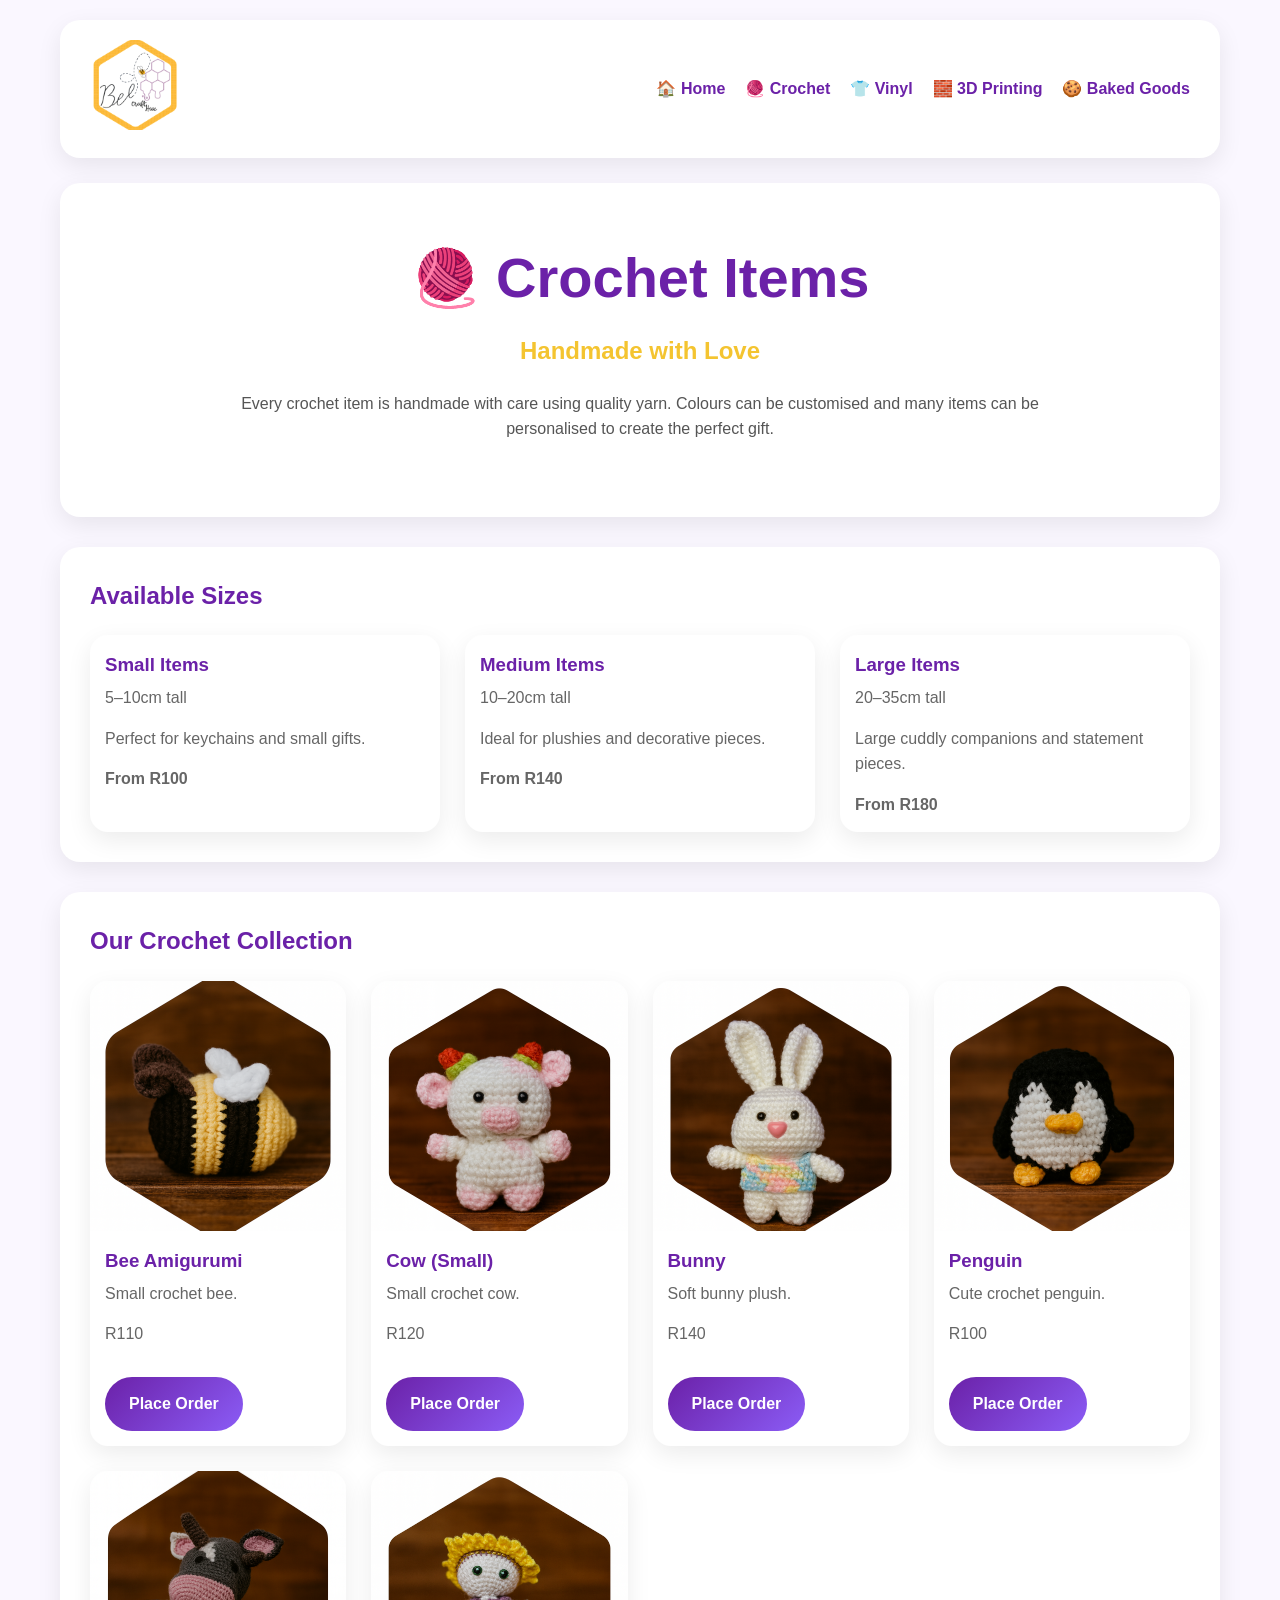
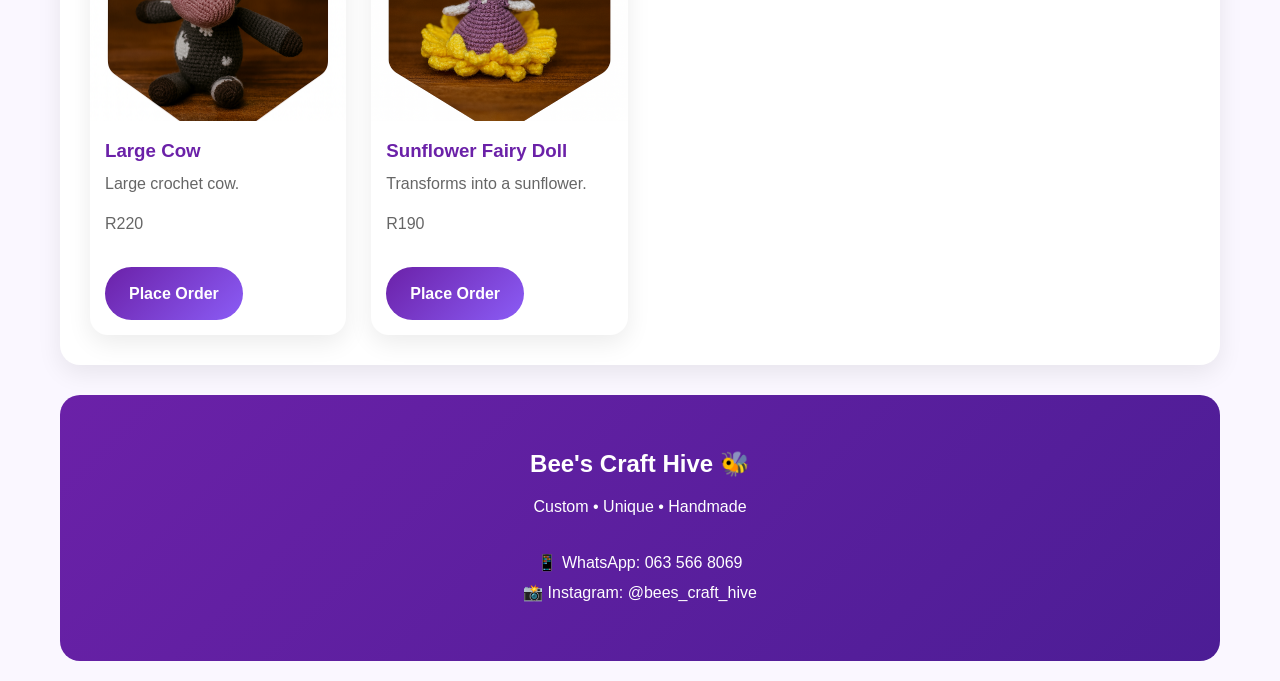
<file: crochet.html>
<!doctype html>
<html lang="en">

<head>
<meta charset="utf-8">
<meta name="viewport" content="width=device-width, initial-scale=1">

<title>Bee's Craft Hive | Crochet Items</title>

<link rel="stylesheet" href="css/style.css">

</head>

<body>

<div class="wrap">

<header>

    <div class="logo-wrapper">
        <img class="logo" src="Images/bch-logo.png" alt="Bee's Craft Hive Logo">
    </div>

    <nav>
        <a href="index.html">🏠 Home</a>
        <a href="crochet.html">🧶 Crochet</a>
        <a href="vinyl.html">👕 Vinyl</a>
        <a href="3d.html">🧱 3D Printing</a>
        <a href="baked-goods.html">🍪 Baked Goods</a>
    </nav>

</header>

<section class="hero-home">

    <h1>🧶 Crochet Items</h1>

    <p class="hero-tagline">
        Handmade with Love
    </p>

    <p class="hero-text">
        Every crochet item is handmade with care using quality yarn.
        Colours can be customised and many items can be personalised
        to create the perfect gift.
    </p>

</section>

<section class="section">

    <h2>Available Sizes</h2>

    <div class="grid">

        <div class="product">
            <h3>Small Items</h3>
            <p>5–10cm tall</p>
            <p>Perfect for keychains and small gifts.</p>
            <p><strong>From R100</strong></p>
        </div>

        <div class="product">
            <h3>Medium Items</h3>
            <p>10–20cm tall</p>
            <p>Ideal for plushies and decorative pieces.</p>
            <p><strong>From R140</strong></p>
        </div>

        <div class="product">
            <h3>Large Items</h3>
            <p>20–35cm tall</p>
            <p>Large cuddly companions and statement pieces.</p>
            <p><strong>From R180</strong></p>
        </div>

    </div>

</section>

<section class="section">

    <h2>Our Crochet Collection</h2>

    <div class="grid">

        <div class="product">
            <img src="Images/bee.png" alt="Bee">
            <h3>Bee Amigurumi</h3>
            <p>Small crochet bee.</p>
            <p class="price">R110</p>

            <a class="cta"
            href="https://wa.me/27635668069?text=Hi%20Bee's%20Craft%20Hive!%0A%0AMy%20name%20is:%0AI%20would%20like%20to%20order:%0A•%20Bee%20Amigurumi%0A%0AColour:%0AOther%20notes:%0A%0AJust%20a%20friendly%20reminder%20that%20all%20delivery%20charges%20will%20be%20payable%20by%20the%20customer.%0A%0AThank%20you!"
            target="_blank">
            Place Order
            </a>

        </div>

        <div class="product">
            <img src="Images/cow.png" alt="Cow">
            <h3>Cow (Small)</h3>
            <p>Small crochet cow.</p>
            <p class="price">R120</p>

            <a class="cta"
            href="https://wa.me/27635668069?text=Hi%20Bee's%20Craft%20Hive!%0A%0AMy%20name%20is:%0AI%20would%20like%20to%20order:%0A•%20Small%20Cow%0A%0AColour:%0AOther%20notes:%0A%0AJust%20a%20friendly%20reminder%20that%20all%20delivery%20charges%20will%20be%20payable%20by%20the%20customer.%0A%0AThank%20you!"
            target="_blank">
            Place Order
            </a>

        </div>

        <div class="product">
            <img src="Images/bunny.png" alt="Bunny">
            <h3>Bunny</h3>
            <p>Soft bunny plush.</p>
            <p class="price">R140</p>

            <a class="cta"
            href="https://wa.me/27635668069?text=Hi%20Bee's%20Craft%20Hive!%0A%0AMy%20name%20is:%0AI%20would%20like%20to%20order:%0A•%20Bunny%0A%0AColour:%0AOther%20notes:%0A%0AJust%20a%20friendly%20reminder%20that%20all%20delivery%20charges%20will%20be%20payable%20by%20the%20customer.%0A%0AThank%20you!"
            target="_blank">
            Place Order
            </a>

        </div>

        <div class="product">
            <img src="Images/penguin.png" alt="Penguin">
            <h3>Penguin</h3>
            <p>Cute crochet penguin.</p>
            <p class="price">R100</p>

            <a class="cta"
            href="https://wa.me/27635668069?text=Hi%20Bee's%20Craft%20Hive!%0A%0AMy%20name%20is:%0AI%20would%20like%20to%20order:%0A•%20Penguin%0A%0AColour:%0AOther%20notes:%0A%0AJust%20a%20friendly%20reminder%20that%20all%20delivery%20charges%20will%20be%20payable%20by%20the%20customer.%0A%0AThank%20you!"
            target="_blank">
            Place Order
            </a>

        </div>

        <div class="product">
            <img src="Images/big-cow.png" alt="Big Cow">
            <h3>Large Cow</h3>
            <p>Large crochet cow.</p>
            <p class="price">R220</p>

            <a class="cta"
            href="https://wa.me/27635668069?text=Hi%20Bee's%20Craft%20Hive!%0A%0AMy%20name%20is:%0AI%20would%20like%20to%20order:%0A•%20Large%20Cow%0A%0AColour:%0AOther%20notes:%0A%0AJust%20a%20friendly%20reminder%20that%20all%20delivery%20charges%20will%20be%20payable%20by%20the%20customer.%0A%0AThank%20you!"
            target="_blank">
            Place Order
            </a>

        </div>

        <div class="product">
            <img src="Images/sunflower-fairy-doll.png" alt="Sunflower Fairy">
            <h3>Sunflower Fairy Doll</h3>
            <p>Transforms into a sunflower.</p>
            <p class="price">R190</p>

            <a class="cta"
            href="https://wa.me/27635668069?text=Hi%20Bee's%20Craft%20Hive!%0A%0AMy%20name%20is:%0AI%20would%20like%20to%20order:%0A•%20Sunflower%20Fairy%20Doll%0A%0AColour:%0AOther%20notes:%0A%0AJust%20a%20friendly%20reminder%20that%20all%20delivery%20charges%20will%20be%20payable%20by%20the%20customer.%0A%0AThank%20you!"
            target="_blank">
            Place Order
            </a>

        </div>

    </div>

</section>

<footer>

    <h2>Bee's Craft Hive 🐝</h2>

    <p>Custom • Unique • Handmade</p>

    <br>

    <p>📱 WhatsApp: 063 566 8069</p>

    <p>📸 Instagram: @bees_craft_hive</p>

</footer>

</div>

</body>
</html>
</file>
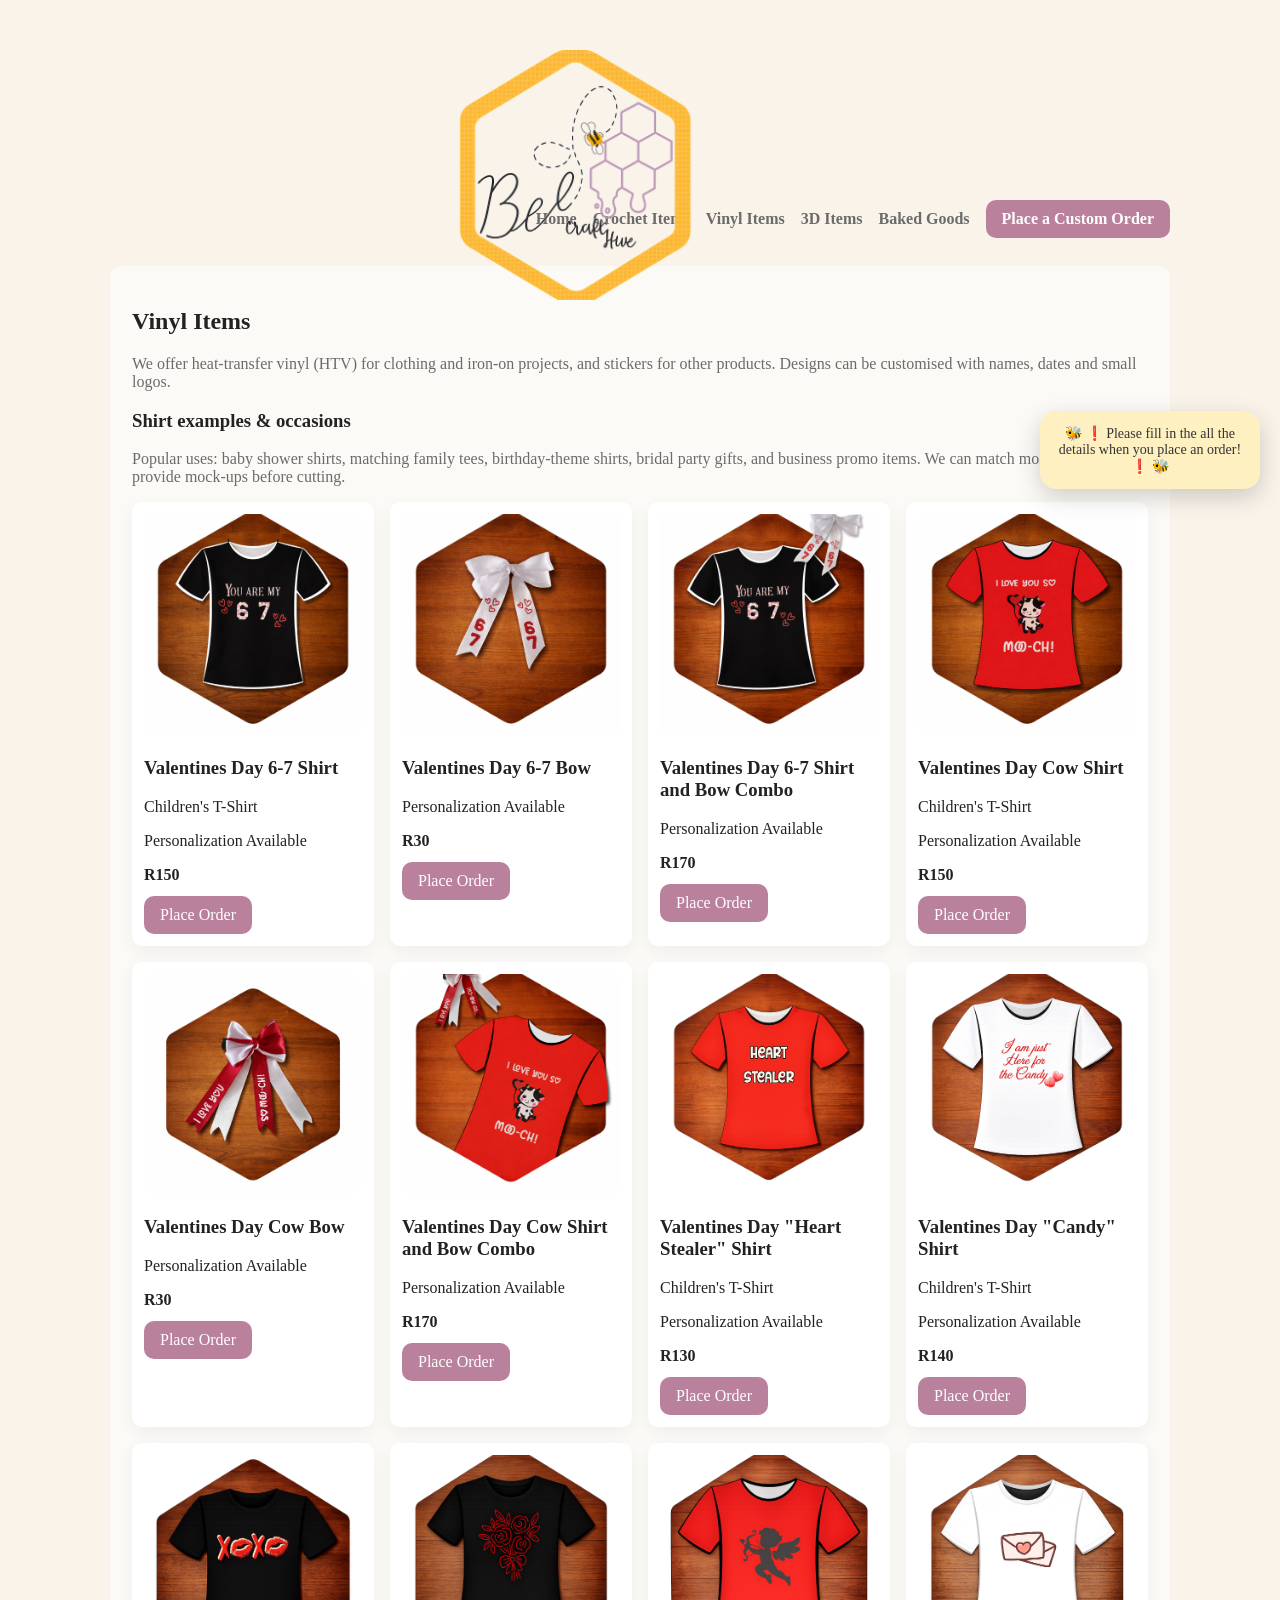
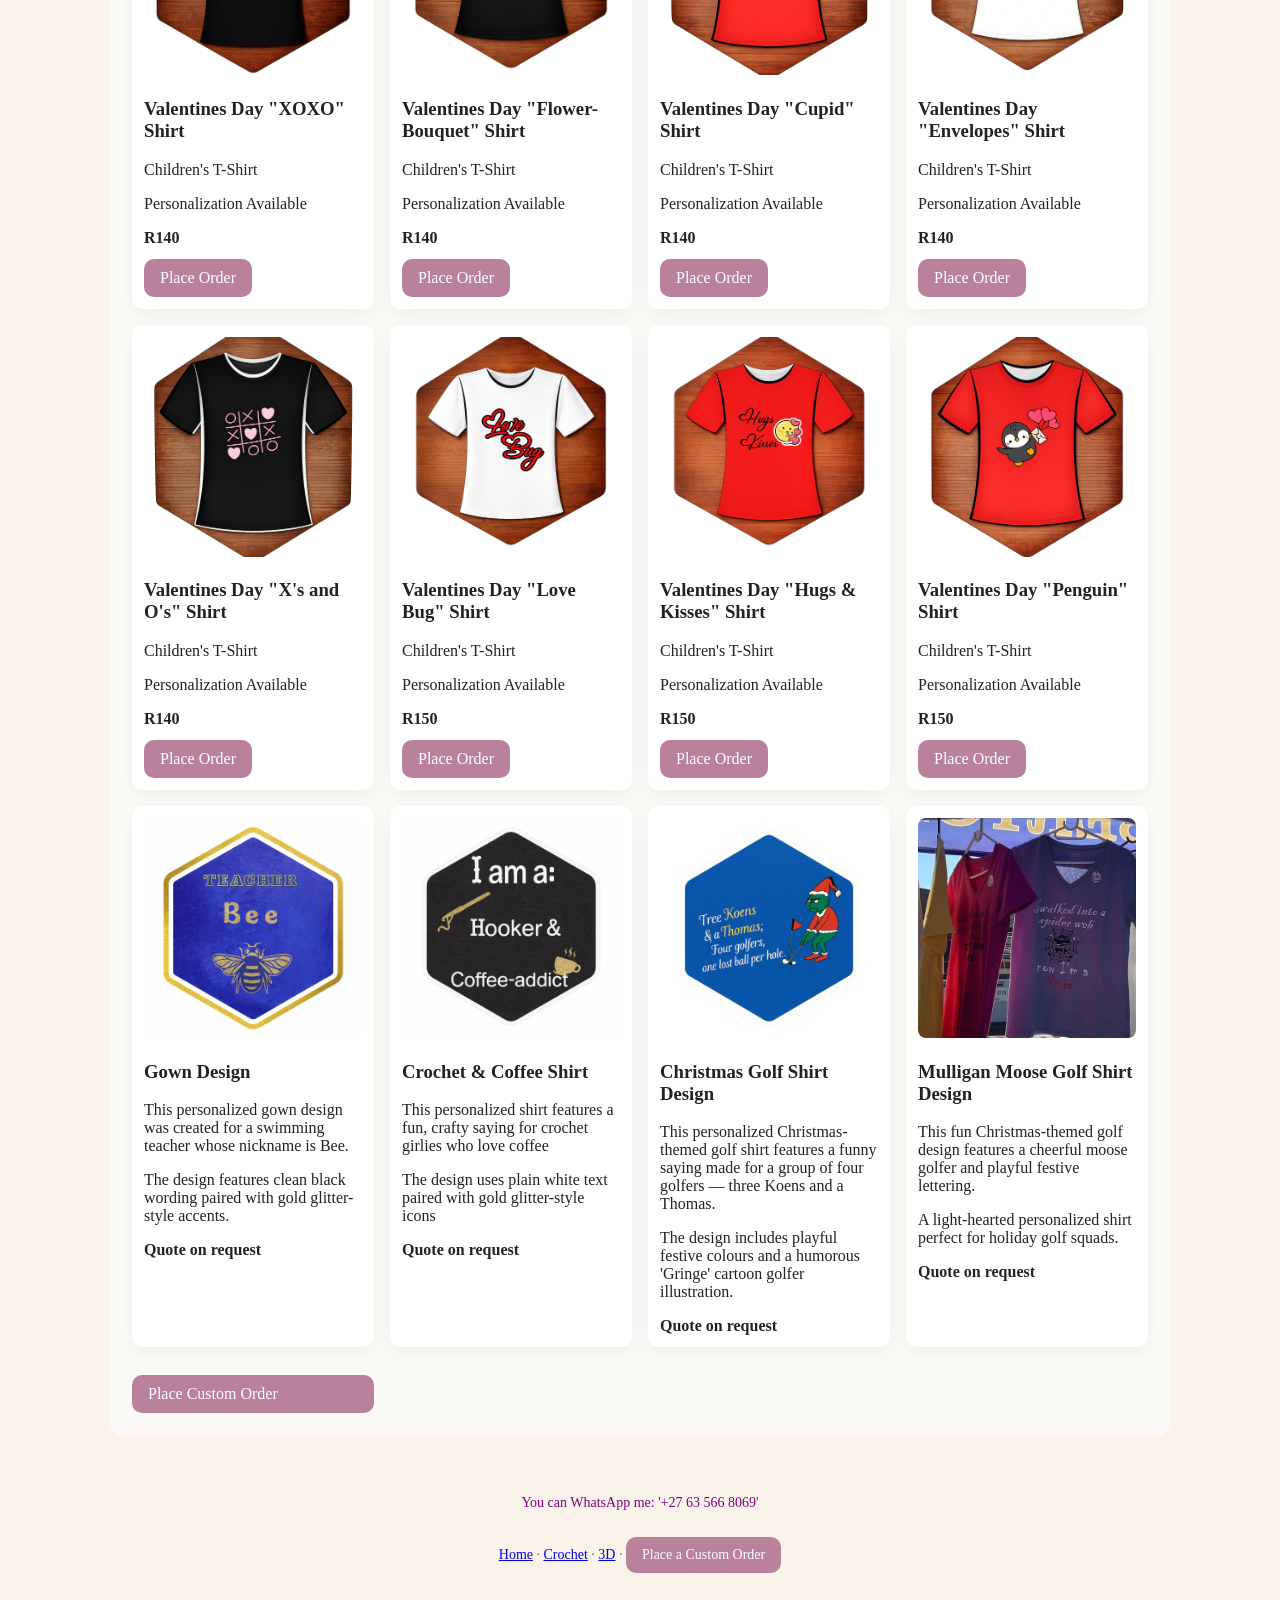
<file: vinyl.html>
<!doctype html>
<html lang="en">
<head>
<meta charset="utf-8" />
<meta name="viewport" content="width=device-width, initial-scale=1" />
<title>Bee's Craft Hive — Vinyl Items</title>
<style>
:root{--bg:#F9F3EA;--accent:#B9819C;--text:#222;--muted:#6b6b6b;--maxw:1100px;font-family: 'Segoe UI', Roboto}
*{box-sizing:border-box}body{margin:0;background:var(--bg);color:var(--text)}.wrap{max-width:var(--maxw);margin:28px auto;padding:20px}header{display:flex;align-items:center;gap:18px}header img.logo{height:86px}nav{margin-left:auto}nav a{margin-left:12px;text-decoration:none;color:var(--muted);font-weight:600}.section{margin-top:28px;padding:22px;background:rgba(255,255,255,0.6);border-radius:12px}.grid{display:grid;grid-template-columns:repeat(auto-fit,minmax(220px,1fr));gap:16px;margin-top:12px}.product{background:white;border-radius:10px;padding:12px;box-shadow:0 6px 18px rgba(0,0,0,0.05)}.product img{width:100%;height:160px;object-fit:cover;border-radius:8px}.price{font-weight:700;margin-top:8px}.cta{display:inline-block;background:var(--accent);color:white;padding:10px 16px;border-radius:10px;text-decoration:none;margin-top:12px}footer{margin-top:28px;padding:18px;text-align:center;color:var(--muted);font-size:14px}
/* Position logo so it overlaps the content */
.logo-wrapper {
    position: absolute;
    top: 50px;        /* move logo down */
    left: 450px;       /* move logo inward */
    z-index: 10;      /* make sure it sits above everything */
}

.product img {
    height: 220px;
}
    

header img.logo {
    height: 250px;    /* adjust size here */
}

/* Add top padding so text does not sit under the logo */
.wrap {
    padding-top: 160px; 
}
    /* MOBILE SIZE — triggers below 600px width */
@media (max-width: 600px) {
    header img.logo {
        height: 120px;   /* smaller logo for mobile */
    }

    .wrap {
        padding-top: 130px; /* adjust content spacing under the logo */
    }

    .logo-wrapper {
        top: 10px;  /* move logo up a bit on mobile */
        left: 10px; /* adjust position */
    }
}

.floating-note {
    position: fixed;
    right: 20px;
    top: 50%;
    transform: translateY(-50%);
    background: #fff0c2;
    color: #333;
    padding: 14px 18px;
    border-radius: 16px;
    font-size: 14px;
    max-width: 220px;
    text-align: center;
    box-shadow: 0 8px 24px rgba(0,0,0,0.18);
    z-index: 999;
    animation: pulse 2.5s infinite;
}

@keyframes pulse {
    0% {
        transform: translateY(-50%) scale(1);
        box-shadow: 0 8px 24px rgba(0,0,0,0.18);
    }
    50% {
        transform: translateY(-50%) scale(1.04);
        box-shadow: 0 12px 28px rgba(0,0,0,0.25);
    }
    100% {
        transform: translateY(-50%) scale(1);
        box-shadow: 0 8px 24px rgba(0,0,0,0.18);
    }
}

/* Mobile */
@media (max-width: 600px) {
    .floating-note {
        top: auto;
        bottom: 20px;
        right: 10px;
        left: 10px;
        max-width: none;
        font-size: 13px;
        transform: none;
    }
}
    
</style>
</head>
<body>
<div class="wrap">
<header>
<div class="logo-wrapper">
    <img class="logo" src="Images/bch-logo.png" alt="Bee's Craft Hive logo">
</div>
    <nav>
<a href="index.html">Home</a>
<a href="crochet.html">Crochet Items</a>
<a href="vinyl.html">Vinyl Items</a>
<a href="3d.html">3D Items</a>
<a href="baked-goods.html">Baked Goods</a>        
<a class="cta"
href="https://wa.me/27635668069?text=Hi%20Bee%27s%20Craft%20Hive!%0A%0AMy%20name%20is:%0AI%20would%20like%20to%20place%20a%20CUSTOM%20order.%0A%0AProduct%20type:%0ADescription%20/%20idea:%0APreferred%20colours:%0ASize%20(if%20applicable):%0AOther%20notes:%0A%0ADelivery%20charges%20are%20payable%20by%20the%20customer.%0A%0AThank%20you!"
target="_blank">
Place a Custom Order
</a>
</nav>
</header>


<main class="section">
<h2>Vinyl Items</h2>
<p style="color:var(--muted)">We offer heat-transfer vinyl (HTV) for clothing and iron-on projects, and stickers for other products. Designs can be customised with names, dates and small logos.</p>


<h3>Shirt examples & occasions</h3>
<p style="color:var(--muted)">Popular uses: baby shower shirts, matching family tees, birthday-theme shirts, bridal party gifts, and business promo items. We can match most colours and provide mock-ups before cutting.</p>


<div class="grid">
<div class="product"><img src="Images/vinyl-vday-67.png" alt="Vday 6-7"><h3>Valentines Day 6-7 Shirt</h3><p>Children's T-Shirt</p><p>Personalization Available</p><div class="price">R150</div>
<a class="cta"
href="https://wa.me/27635668069?text=Hi%20Bee%27s%20Craft%20Hive!%0A%0AMy%20name%20is:%0AI%20would%20like%20to%20order%20a%20VINYL%20item.%0A%0AValentines%20Day%206-7%20T-Shirt%0A%0APlease%20fill%20in%20the%20section%20that%20applies:%0A%0A%E2%80%94%20SHIRT%20%E2%80%94%0AShirt%20size:%0AShirt%20colour:%0APrint/design%20details:%0AAny%20additional%20notes:%0A%0AJust%20a%20friendly%20reminder%20that%20all%20delivery%20charges%20will%20be%20payable%20by%20the%20customer.%0A%0AThank%20you!"
target="_blank">
Place Order
</a>
</div> 
    
<div class="product"><img src="Images/vinyl-vday-bow-67.png" alt="Vday 6-7 Bow"><h3>Valentines Day 6-7 Bow</h3><p>Personalization Available</p><div class="price">R30</div>
<a class="cta"
href="https://wa.me/27635668069?text=Hi%20Bee%27s%20Craft%20Hive!%0A%0AMy%20name%20is:%0AI%20would%20like%20to%20order%20a%20VINYL%20item.%0A%0AValentines%20Day%206-7%20Bow%0A%0APlease%20fill%20in%20the%20section%20that%20applies:%0A%0A%E2%80%94%20BOW%20%E2%80%94%0ABow%20colour:%0AClip%20or%20elastic:%0AAny%20additional%20notes:%0A%0AJust%20a%20friendly%20reminder%20that%20all%20delivery%20charges%20will%20be%20payable%20by%20the%20customer.%0A%0AThank%20you!"
target="_blank">
Place Order
</a>
</div> 
    
<div class="product"><img src="Images/vinyl-vday-67-combo.png" alt="Vday 6-7 Combo"><h3>Valentines Day 6-7 Shirt and Bow Combo</h3><p>Personalization Available</p><div class="price">R170</div>
<a class="cta"
href="https://wa.me/27635668069?text=Hi%20Bee%27s%20Craft%20Hive!%0A%0AMy%20name%20is:%0AI%20would%20like%20to%20order%20a%20VINYL%20item.%0A%0AValentines%20Day%206-7%20Combo%0A%0APlease%20fill%20in%20the%20section%20that%20applies:%0A%0A%E2%80%94%20SHIRT%20%E2%80%94%0AShirt%20size:%0AShirt%20colour:%0APrint/design%20details:%0AAny%20additional%20notes:%0A%0A%E2%80%94%20BOW%20%E2%80%94%0ABow%20colour:%0AClip%20or%20elastic:%0AAny%20additional%20notes:%0A%0A%E2%80%94%20OTHER%20VINYL%20ITEM%20%E2%80%94%0AItem%20to%20print%20on:%0ASize%20(if%20applicable):%0AColour/s:%0APrint/design%20details:%0AAny%20additional%20notes:%0A%0AJust%20a%20friendly%20reminder%20that%20all%20delivery%20charges%20will%20be%20payable%20by%20the%20customer.%0A%0AThank%20you!"
target="_blank">
Place Order
</a>
</div>

<div class="product"><img src="Images/vinyl-vday-cow.png" alt="Vday 6-7"><h3>Valentines Day Cow Shirt</h3><p>Children's T-Shirt</p><p>Personalization Available</p><div class="price">R150</div>
<a class="cta"
href="https://wa.me/27635668069?text=Hi%20Bee%27s%20Craft%20Hive!%0A%0AMy%20name%20is:%0AI%20would%20like%20to%20order%20a%20VINYL%20item.%0A%0AValentines%20Day%20Cow%20T-Shirt%0A%0APlease%20fill%20in%20the%20section%20that%20applies:%0A%0A%E2%80%94%20SHIRT%20%E2%80%94%0AShirt%20size:%0AShirt%20colour:%0APrint/design%20details:%0AAny%20additional%20notes:%0A%0AJust%20a%20friendly%20reminder%20that%20all%20delivery%20charges%20will%20be%20payable%20by%20the%20customer.%0A%0AThank%20you!"
target="_blank">
Place Order
</a>
</div> 
    
<div class="product"><img src="Images/vinyl-vday-bow-cow.png" alt="Vday Cow Bow"><h3>Valentines Day Cow Bow</h3><p>Personalization Available</p><div class="price">R30</div>
<a class="cta"
href="https://wa.me/27635668069?text=Hi%20Bee%27s%20Craft%20Hive!%0A%0AMy%20name%20is:%0AI%20would%20like%20to%20order%20a%20VINYL%20item.%0A%0AValentines%20Day%20Cow%20Bow%0A%0APlease%20fill%20in%20the%20section%20that%20applies:%0A%0A%E2%80%94%20BOW%20%E2%80%94%0ABow%20colour:%0AClip%20or%20elastic:%0AAny%20additional%20notes:%0A%0AJust%20a%20friendly%20reminder%20that%20all%20delivery%20charges%20will%20be%20payable%20by%20the%20customer.%0A%0AThank%20you!"
target="_blank">
Place Order
</a>
</div> 
    
<div class="product"><img src="Images/vinyl-vday-cow-combo.png" alt="Vday Cow Combo"><h3>Valentines Day Cow Shirt and Bow Combo</h3><p>Personalization Available</p><div class="price">R170</div>
<a class="cta"
href="https://wa.me/27635668069?text=Hi%20Bee%27s%20Craft%20Hive!%0A%0AMy%20name%20is:%0AI%20would%20like%20to%20order%20a%20VINYL%20item.%0A%0AValentines%20Day%20Cow%20Combo%0A%0APlease%20fill%20in%20the%20section%20that%20applies:%0A%0A%E2%80%94%20SHIRT%20%E2%80%94%0AShirt%20size:%0AShirt%20colour:%0APrint/design%20details:%0AAny%20additional%20notes:%0A%0A%E2%80%94%20BOW%20%E2%80%94%0ABow%20colour:%0AClip%20or%20elastic:%0AAny%20additional%20notes:%0A%0A%E2%80%94%20OTHER%20VINYL%20ITEM%20%E2%80%94%0AItem%20to%20print%20on:%0ASize%20(if%20applicable):%0AColour/s:%0APrint/design%20details:%0AAny%20additional%20notes:%0A%0AJust%20a%20friendly%20reminder%20that%20all%20delivery%20charges%20will%20be%20payable%20by%20the%20customer.%0A%0AThank%20you!"
target="_blank">
Place Order
</a>
</div>
    
<div class="product"><img src="Images/vinyl-vday-shirt1.png" alt="Vday Heart Stealer"><h3>Valentines Day "Heart Stealer" Shirt</h3><p>Children's T-Shirt</p><p>Personalization Available</p><div class="price">R130</div>
<a class="cta"
href="https://wa.me/27635668069?text=Hi%20Bee%27s%20Craft%20Hive!%0A%0AMy%20name%20is:%0AI%20would%20like%20to%20order%20a%20VINYL%20item.%0A%0AValentines%20Day%20Heart%20Stealer%20T-Shirt%0A%0APlease%20fill%20in%20the%20section%20that%20applies:%0A%0A%E2%80%94%20SHIRT%20%E2%80%94%0AShirt%20size:%0AShirt%20colour:%0APrint/design%20details:%0AAny%20additional%20notes:%0A%0AJust%20a%20friendly%20reminder%20that%20all%20delivery%20charges%20will%20be%20payable%20by%20the%20customer.%0A%0AThank%20you!"
target="_blank">
Place Order
</a>
</div>     

<div class="product"><img src="Images/vinyl-vday-shirt3.png" alt="Vday Candy"><h3>Valentines Day "Candy" Shirt</h3><p>Children's T-Shirt</p><p>Personalization Available</p><div class="price">R140</div>
<a class="cta"
href="https://wa.me/27635668069?text=Hi%20Bee%27s%20Craft%20Hive!%0A%0AMy%20name%20is:%0AI%20would%20like%20to%20order%20a%20VINYL%20item.%0A%0AValentines%20Day%20Candy%20T-Shirt%0A%0APlease%20fill%20in%20the%20section%20that%20applies:%0A%0A%E2%80%94%20SHIRT%20%E2%80%94%0AShirt%20size:%0AShirt%20colour:%0APrint/design%20details:%0AAny%20additional%20notes:%0A%0AJust%20a%20friendly%20reminder%20that%20all%20delivery%20charges%20will%20be%20payable%20by%20the%20customer.%0A%0AThank%20you!"
target="_blank">
Place Order
</a>
</div>     

<div class="product"><img src="Images/vinyl-vday-shirt5.png" alt="Vday XOXO"><h3>Valentines Day "XOXO" Shirt</h3><p>Children's T-Shirt</p><p>Personalization Available</p><div class="price">R140</div>
<a class="cta"
href="https://wa.me/27635668069?text=Hi%20Bee%27s%20Craft%20Hive!%0A%0AMy%20name%20is:%0AI%20would%20like%20to%20order%20a%20VINYL%20item.%0A%0AValentines%20Day%20XOXO%20T-Shirt%0A%0APlease%20fill%20in%20the%20section%20that%20applies:%0A%0A%E2%80%94%20SHIRT%20%E2%80%94%0AShirt%20size:%0AShirt%20colour:%0APrint/design%20details:%0AAny%20additional%20notes:%0A%0AJust%20a%20friendly%20reminder%20that%20all%20delivery%20charges%20will%20be%20payable%20by%20the%20customer.%0A%0AThank%20you!"
target="_blank">
Place Order
</a>
</div>     

<div class="product"><img src="Images/vinyl-vday-shirt6.png" alt="Vday Flower"><h3>Valentines Day "Flower-Bouquet" Shirt</h3><p>Children's T-Shirt</p><p>Personalization Available</p><div class="price">R140</div>
<a class="cta"
href="https://wa.me/27635668069?text=Hi%20Bee%27s%20Craft%20Hive!%0A%0AMy%20name%20is:%0AI%20would%20like%20to%20order%20a%20VINYL%20item.%0A%0AValentines%20Day%20Flower-Bouquet%20T-Shirt%0A%0APlease%20fill%20in%20the%20section%20that%20applies:%0A%0A%E2%80%94%20SHIRT%20%E2%80%94%0AShirt%20size:%0AShirt%20colour:%0APrint/design%20details:%0AAny%20additional%20notes:%0A%0AJust%20a%20friendly%20reminder%20that%20all%20delivery%20charges%20will%20be%20payable%20by%20the%20customer.%0A%0AThank%20you!"
target="_blank">
Place Order
</a>
</div>     

<div class="product"><img src="Images/vinyl-vday-shirt7.png" alt="Vday Cupid"><h3>Valentines Day "Cupid" Shirt</h3><p>Children's T-Shirt</p><p>Personalization Available</p><div class="price">R140</div>
<a class="cta"
href="https://wa.me/27635668069?text=Hi%20Bee%27s%20Craft%20Hive!%0A%0AMy%20name%20is:%0AI%20would%20like%20to%20order%20a%20VINYL%20item.%0A%0AValentines%20Day%20Cupid%20T-Shirt%0A%0APlease%20fill%20in%20the%20section%20that%20applies:%0A%0A%E2%80%94%20SHIRT%20%E2%80%94%0AShirt%20size:%0AShirt%20colour:%0APrint/design%20details:%0AAny%20additional%20notes:%0A%0AJust%20a%20friendly%20reminder%20that%20all%20delivery%20charges%20will%20be%20payable%20by%20the%20customer.%0A%0AThank%20you!"
target="_blank">
Place Order
</a>
</div>     

<div class="product"><img src="Images/vinyl-vday-shirt8.png" alt="Vday Envelopes"><h3>Valentines Day "Envelopes" Shirt</h3><p>Children's T-Shirt</p><p>Personalization Available</p><div class="price">R140</div>
<a class="cta"
href="https://wa.me/27635668069?text=Hi%20Bee%27s%20Craft%20Hive!%0A%0AMy%20name%20is:%0AI%20would%20like%20to%20order%20a%20VINYL%20item.%0A%0AValentines%20Day%20Envelopes%20T-Shirt%0A%0APlease%20fill%20in%20the%20section%20that%20applies:%0A%0A%E2%80%94%20SHIRT%20%E2%80%94%0AShirt%20size:%0AShirt%20colour:%0APrint/design%20details:%0AAny%20additional%20notes:%0A%0AJust%20a%20friendly%20reminder%20that%20all%20delivery%20charges%20will%20be%20payable%20by%20the%20customer.%0A%0AThank%20you!"
target="_blank">
Place Order
</a>
</div> 

<div class="product"><img src="Images/vinyl-vday-shirt10.png" alt="Vday X's and O's"><h3>Valentines Day "X's and O's" Shirt</h3><p>Children's T-Shirt</p><p>Personalization Available</p><div class="price">R140</div>
<a class="cta"
href="https://wa.me/27635668069?text=Hi%20Bee%27s%20Craft%20Hive!%0A%0AMy%20name%20is:%0AI%20would%20like%20to%20order%20a%20VINYL%20item.%0A%0AValentines%20Day%20X's%20and%20O's%20T-Shirt%0A%0APlease%20fill%20in%20the%20section%20that%20applies:%0A%0A%E2%80%94%20SHIRT%20%E2%80%94%0AShirt%20size:%0AShirt%20colour:%0APrint/design%20details:%0AAny%20additional%20notes:%0A%0AJust%20a%20friendly%20reminder%20that%20all%20delivery%20charges%20will%20be%20payable%20by%20the%20customer.%0A%0AThank%20you!"
target="_blank">
Place Order
</a>
</div>    
    
<div class="product"><img src="Images/vinyl-vday-shirt2.png" alt="Vday Love Bug"><h3>Valentines Day "Love Bug" Shirt</h3><p>Children's T-Shirt</p><p>Personalization Available</p><div class="price">R150</div>
<a class="cta"
href="https://wa.me/27635668069?text=Hi%20Bee%27s%20Craft%20Hive!%0A%0AMy%20name%20is:%0AI%20would%20like%20to%20order%20a%20VINYL%20item.%0A%0AValentines%20Day%20Love%20Bug%20T-Shirt%0A%0APlease%20fill%20in%20the%20section%20that%20applies:%0A%0A%E2%80%94%20SHIRT%20%E2%80%94%0AShirt%20size:%0AShirt%20colour:%0APrint/design%20details:%0AAny%20additional%20notes:%0A%0AJust%20a%20friendly%20reminder%20that%20all%20delivery%20charges%20will%20be%20payable%20by%20the%20customer.%0A%0AThank%20you!"
target="_blank">
Place Order
</a>
</div>     
 
<div class="product"><img src="Images/vinyl-vday-shirt4.png" alt="Vday Hugs Kisses"><h3>Valentines Day "Hugs & Kisses" Shirt</h3><p>Children's T-Shirt</p><p>Personalization Available</p><div class="price">R150</div>
<a class="cta"
href="https://wa.me/27635668069?text=Hi%20Bee%27s%20Craft%20Hive!%0A%0AMy%20name%20is:%0AI%20would%20like%20to%20order%20a%20VINYL%20item.%0A%0AValentines%20Day%20Hugs%20&%20Kisses%20T-Shirt%0A%0APlease%20fill%20in%20the%20section%20that%20applies:%0A%0A%E2%80%94%20SHIRT%20%E2%80%94%0AShirt%20size:%0AShirt%20colour:%0APrint/design%20details:%0AAny%20additional%20notes:%0A%0AJust%20a%20friendly%20reminder%20that%20all%20delivery%20charges%20will%20be%20payable%20by%20the%20customer.%0A%0AThank%20you!"
target="_blank">
Place Order
</a>
</div>     

<div class="product"><img src="Images/vinyl-vday-shirt9.png" alt="Vday Penquin"><h3>Valentines Day "Penguin" Shirt</h3><p>Children's T-Shirt</p><p>Personalization Available</p><div class="price">R150</div>
<a class="cta"
href="https://wa.me/27635668069?text=Hi%20Bee%27s%20Craft%20Hive!%0A%0AMy%20name%20is:%0AI%20would%20like%20to%20order%20a%20VINYL%20item.%0A%0AValentines%20Day%20Penguin%20T-Shirt%0A%0APlease%20fill%20in%20the%20section%20that%20applies:%0A%0A%E2%80%94%20SHIRT%20%E2%80%94%0AShirt%20size:%0AShirt%20colour:%0APrint/design%20details:%0AAny%20additional%20notes:%0A%0AJust%20a%20friendly%20reminder%20that%20all%20delivery%20charges%20will%20be%20payable%20by%20the%20customer.%0A%0AThank%20you!"
target="_blank">
Place Order
</a>
</div>  
    
    
<div class="product"><img src="Images/sample_vinyl_1.jpg" alt="sample vinyl 1"><h3>Gown Design</h3><p>This personalized gown design was created for a swimming teacher whose nickname is Bee.</p><p>The design features clean black wording paired with gold glitter-style accents.</p><div class="price">Quote on request</div></div>


<div class="product"><img src="Images/sample_vinyl_2.jpg" alt="sample vinyl 2"><h3>Crochet & Coffee Shirt</h3><p>This personalized shirt features a fun, crafty saying for crochet girlies who love coffee</p><p>The design uses plain white text paired with gold glitter-style icons</p><div class="price">Quote on request</div></div>


<div class="product"><img src="Images/vinyl1.jpg" alt="vinyl 1"><h3>Christmas Golf Shirt Design</h3><p>This personalized Christmas-themed golf shirt features a funny saying made for a group of four golfers — three Koens and a Thomas.</p><p>The design includes playful festive colours and a humorous 'Gringe' cartoon golfer illustration.</p><div class="price">Quote on request</div></div>


<div class="product"><img src="Images/vinyl2.jpg" alt="vinyl 2"><h3>Mulligan Moose Golf Shirt Design</h3><p>This fun Christmas-themed golf design features a cheerful moose golfer and playful festive lettering.</p><p>A light-hearted personalized shirt perfect for holiday golf squads.</p><div class="price">Quote on request</div></div>



    
<!--
Shirt:
<a class="cta"
href="https://wa.me/27635668069?text=Hi%20Bee%27s%20Craft%20Hive!%0A%0AMy%20name%20is:%0AI%20would%20like%20to%20order%20a%20VINYL%20item.%0A%0APlease%20fill%20in%20the%20section%20that%20applies:%0A%0A%E2%80%94%20SHIRT%20%E2%80%94%0AShirt%20size:%0AShirt%20colour:%0APrint/design%20details:%0AAny%20additional%20notes:%0A%0AJust%20a%20friendly%20reminder%20that%20all%20delivery%20charges%20will%20be%20payable%20by%20the%20customer.%0A%0AThank%20you!"
target="_blank">
Order a Vinyl Item
</a>

Bow:
<a class="cta"
href="https://wa.me/27635668069?text=Hi%20Bee%27s%20Craft%20Hive!%0A%0AMy%20name%20is:%0AI%20would%20like%20to%20order%20a%20VINYL%20item.%0A%0APlease%20fill%20in%20the%20section%20that%20applies:%0A%0A%E2%80%94%20BOW%20%E2%80%94%0ABow%20colour:%0AClip%20or%20elastic:%0AAny%20additional%20notes:%0A%0AJust%20a%20friendly%20reminder%20that%20all%20delivery%20charges%20will%20be%20payable%20by%20the%20customer.%0A%0AThank%20you!"
target="_blank">
Place Order
</a>


Other:    
<a class="cta"
href="https://wa.me/27635668069?text=Hi%20Bee%27s%20Craft%20Hive!%0A%0AMy%20name%20is:%0AI%20would%20like%20to%20order%20a%20VINYL%20item.%0A%0APlease%20fill%20in%20the%20section%20that%20applies:%0A%0A%E2%80%94%20OTHER%20VINYL%20ITEM%20%E2%80%94%0AItem%20to%20print%20on:%0ASize%20(if%20applicable):%0AColour/s:%0APrint/design%20details:%0AAny%20additional%20notes:%0A%0AJust%20a%20friendly%20reminder%20that%20all%20delivery%20charges%20will%20be%20payable%20by%20the%20customer.%0A%0AThank%20you!"
target="_blank">
Place Order
</a>    
    
    
    <a class="cta"
href="https://wa.me/27635668069?text=Hi%20Bee%27s%20Craft%20Hive!%0A%0AMy%20name%20is:%0AI%20would%20like%20to%20order%20a%20VINYL%20item.%0A%0APlease%20fill%20in%20the%20section%20that%20applies:%0A%0A%E2%80%94%20SHIRT%20%E2%80%94%0AShirt%20size:%0AShirt%20colour:%0APrint/design%20details:%0AAny%20additional%20notes:%0A%0A%E2%80%94%20BOW%20%E2%80%94%0ABow%20colour:%0AClip%20or%20elastic:%0AAny%20additional%20notes:%0A%0A%E2%80%94%20OTHER%20VINYL%20ITEM%20%E2%80%94%0AItem%20to%20print%20on:%0ASize%20(if%20applicable):%0AColour/s:%0APrint/design%20details:%0AAny%20additional%20notes:%0A%0AJust%20a%20friendly%20reminder%20that%20all%20delivery%20charges%20will%20be%20payable%20by%20the%20customer.%0A%0AThank%20you!"
target="_blank">
Place Order
</a>


    
    
    
    <div class="product"><img src="Images/vinyl3.jpg" alt="vinyl 3"><h3>Multi-colour HTV</h3><p>Layered designs and multi-colour prints.</p><div class="price">Quote on request</div><a class="cta" href="https://biancasteyn.github.io/BCH-Order-Form/">Place an Order</a></div>


<div class="product"><img src="Images/vinyl4.jpg" alt="vinyl 4"><h3>Large Decal / Sign</h3><p>Window decals or signage in adhesive vinyl.</p><div class="price">Quote on request</div><a class="cta" href="https://biancasteyn.github.io/BCH-Order-Form/">Place an Order</a></div>
</div>-->

    <a class="cta"
href="https://wa.me/27635668069?text=Hi%20Bee%27s%20Craft%20Hive!%0A%0AMy%20name%20is:%0AI%20would%20like%20to%20order%20a%20VINYL%20item.%0A%0AProduct%20to%20print%20on:%0ASize%20(S,%20M,%20L,%20250ml,%20etc):%0AWhat%20must%20the%20print%20be:%0AColour/s:%0A%0AOther%20notes:%0A%0ADelivery%20charges%20are%20payable%20by%20the%20customer.%0A%0AThank%20you!"
target="_blank">
Place Custom Order
</a>

</main>


<footer>
     <p style="color:purple">You can WhatsApp me: '+27 63 566 8069'</p>
<div><a href="index.html">Home</a> · <a href="crochet.html">Crochet</a> · <a href="3d.html">3D</a> · <a class="cta"
href="https://wa.me/27635668069?text=Hi%20Bee%27s%20Craft%20Hive!%0A%0AMy%20name%20is:%0AI%20would%20like%20to%20place%20a%20CUSTOM%20order.%0A%0AProduct%20type:%0ADescription%20/%20idea:%0APreferred%20colours:%0ASize%20(if%20applicable):%0AOther%20notes:%0A%0ADelivery%20charges%20are%20payable%20by%20the%20customer.%0A%0AThank%20you!"
target="_blank">
Place a Custom Order
</a>
</div>
</footer>
</div>

<div class="floating-note">
  🐝 ❗
  <span>
    Please fill in the all the details when you place an order!
  </span>
  ❗ 🐝     
</div>
    
</body>
</html>
</file>
<file: css/style.css>
/* =========================
   BEE'S CRAFT HIVE
   MAIN STYLESHEET
========================= */

/* =========================
   BEE'S CRAFT HIVE
========================= */

:root{
    --purple:#6b21a8;
    --purple-light:#f3e8ff;
    --gold:#f4c430;
    --bg:#faf7ff;
    --text:#333;
    --white:#ffffff;
    --shadow:0 8px 25px rgba(0,0,0,0.08);
}

*{
    margin:0;
    padding:0;
    box-sizing:border-box;
}

body{
    font-family:'Segoe UI',sans-serif;
    background:var(--bg);
    color:var(--text);
    line-height:1.6;
}

/* =========================
   PAGE WRAPPER
========================= */

.wrap{
    max-width:1200px;
    margin:auto;
    padding:20px;
}

/* =========================
   HEADER
========================= */

header{
    display:flex;
    justify-content:space-between;
    align-items:center;
    flex-wrap:wrap;

    background:white;
    border-radius:20px;
    padding:20px 30px;

    box-shadow:var(--shadow);
    margin-bottom:25px;
}

.logo{
    height:90px;
    width:auto;
}

/* =========================
   NAVIGATION
========================= */

nav{
    display:flex;
    gap:20px;
    flex-wrap:wrap;
}

nav a{
    text-decoration:none;
    color:var(--purple);
    font-weight:600;
    transition:0.3s;
}

nav a:hover{
    color:var(--gold);
}

/* =========================
   BANNER
========================= */

.banner{
    margin-bottom:30px;
}

.banner img{
    width:100%;
    display:block;
    border-radius:25px;
    box-shadow:var(--shadow);
}

/* =========================
   HERO
========================= */

.hero-home{
    text-align:center;
    padding:50px 30px;

    background:white;
    border-radius:20px;
    box-shadow:var(--shadow);

    margin-bottom:30px;
}

.hero-home h1{
    color:var(--purple);
    font-size:3.5rem;
    margin-bottom:10px;
}

.hero-tagline{
    color:var(--gold);
    font-size:1.5rem;
    font-weight:bold;
    margin-bottom:20px;
}

.hero-text{
    max-width:800px;
    margin:auto;
    margin-bottom:25px;
    color:#555;
}

/* =========================
   BUTTONS
========================= */

.cta{
    display:inline-block;

    background:linear-gradient(
        135deg,
        var(--purple),
        #8b5cf6
    );

    color:white;
    text-decoration:none;

    padding:14px 24px;

    border-radius:30px;

    font-weight:bold;

    transition:0.3s;
}

.cta:hover{
    transform:translateY(-2px);
    box-shadow:0 8px 18px rgba(107,33,168,0.3);
}

/* =========================
   SECTIONS
========================= */

.section{
    background:white;
    border-radius:20px;
    padding:30px;
    margin-bottom:30px;

    box-shadow:var(--shadow);
}

.section h2{
    color:var(--purple);
    margin-bottom:20px;
}

/* =========================
   GRID
========================= */

.grid{
    display:grid;
    grid-template-columns:repeat(auto-fit,minmax(250px,1fr));
    gap:25px;
}

/* =========================
   PRODUCT CARDS
========================= */

.product{
    background:white;

    border-radius:18px;
    overflow:hidden;

    box-shadow:var(--shadow);

    transition:0.3s;
}

.product:hover{
    transform:translateY(-5px);
}

.product img{
    width:100%;
    height:250px;

    object-fit:cover;

    display:block;
}

.product h3{
    color:var(--purple);
    padding:15px 15px 5px;
}

.product p{
    padding:0 15px 15px;
    color:#666;
}

.product .cta{
    margin:15px;
}

/* =========================
   FEATURED PRODUCTS
========================= */

.product h3:last-child{
    padding-bottom:15px;
}

/* =========================
   FOOTER
========================= */

footer{
    background:linear-gradient(
        135deg,
        var(--purple),
        #4c1d95
    );

    color:white;

    text-align:center;

    padding:40px 20px;

    border-radius:20px;

    margin-top:30px;
}

footer h2{
    margin-bottom:10px;
}

footer p{
    margin-bottom:5px;
}

/* =========================
   FLOATING BEE
========================= */

.floating-bee{
    position:fixed;
    right:20px;
    top:50%;

    width:60px;

    z-index:999;

    animation:bee-float 8s infinite ease-in-out;
}

.floating-bee img{
    width:100%;
}

@keyframes bee-float{

    0%{
        transform:translateY(0px);
    }

    25%{
        transform:translateY(-15px);
    }

    50%{
        transform:translateY(-35px);
    }

    75%{
        transform:translateY(-15px);
    }

    100%{
        transform:translateY(0px);
    }
}

/* =========================
   MOBILE
========================= */

@media (max-width:768px){

    header{
        flex-direction:column;
        text-align:center;
    }

    nav{
        justify-content:center;
        margin-top:15px;
    }

    .logo{
        height:70px;
    }

    .hero-home h1{
        font-size:2.4rem;
    }

    .hero-tagline{
        font-size:1.2rem;
    }

    .product img{
        height:220px;
    }

    .floating-bee{
        width:40px;
        right:10px;
    }
}

.social-links{
    display:flex;
    justify-content:center;
    gap:20px;
    margin-top:20px;
    flex-wrap:wrap;
}

.social-icon{
    text-decoration:none;
    color:white;
    font-size:18px;
    font-weight:600;
    transition:0.3s;
}

.social-icon i{
    margin-right:8px;
    font-size:22px;
}

.instagram:hover{
    color:#E1306C;
}

.facebook:hover{
    color:#1877F2;
}

```css
.wave-divider{
    margin-top:60px;
    line-height:0;
}

.wave-divider svg{
    display:block;
    width:100%;
    height:100px;
}

.wave-divider path{
    fill:#6b21a8;
}

.footer-icons{
    font-size:28px;
    margin-bottom:15px;
}

.social-links{
    display:flex;
    justify-content:center;
    gap:20px;
    flex-wrap:wrap;
    margin-top:15px;
}

.social-icon{
    text-decoration:none;
    color:white;
    font-weight:600;
    padding:10px 18px;
    border-radius:25px;
    background:rgba(255,255,255,0.15);
    transition:0.3s;
}

.social-icon:hover{
    background:rgba(255,255,255,0.25);
}

footer{
    background:linear-gradient(
        135deg,
        #6b21a8,
        #4c1d95
    );

    color:white;
    text-align:center;
    padding:50px 20px;
}
```
</file>
